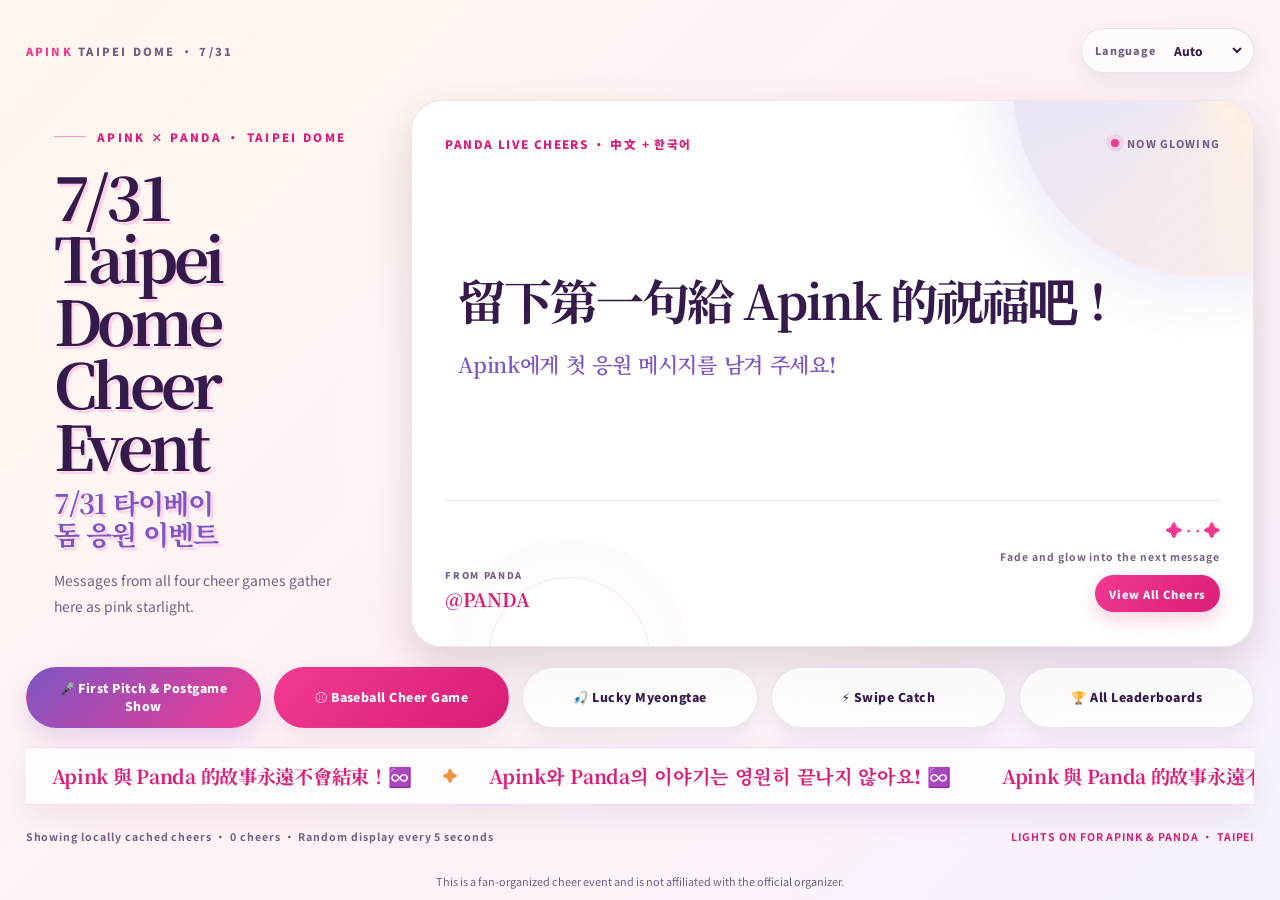
<file: index.html>
<!doctype html>
<html lang="zh-Hant">
  <head>
    <meta charset="utf-8" />
    <meta name="viewport" content="width=device-width, initial-scale=1" />
    <title>7/31 台北大巨蛋應援活動 | Apink × PANDA</title>
    <meta
      name="description"
      content="7/31 Apink 台北大巨蛋應援活動首頁，隨機展示四個應援遊戲收集的中韓雙語留言。"
    />
    <link rel="preconnect" href="https://fonts.googleapis.com" />
    <link rel="preconnect" href="https://fonts.gstatic.com" crossorigin />
    <link
      href="https://fonts.googleapis.com/css2?family=Noto+Sans+KR:wght@500;700;900&amp;family=Noto+Sans+TC:wght@500;700;900&amp;family=Noto+Serif+KR:wght@600;700&amp;family=Noto+Serif+TC:wght@600;700&amp;family=Outfit:wght@500;700;900&amp;display=swap"
      rel="stylesheet"
    />
    <link rel="stylesheet" href="./cheer-wall.css?v=20260802-1" />
  </head>
  <body class="cheer-home-page">
    <a class="skip-link" id="homeSkipLink" href="#currentCheer">跳至目前應援留言</a>

    <div class="cheer-page-shell">
      <header class="cheer-topbar" id="homeTopbar" aria-label="頁面導覽">
        <p class="cheer-mini-brand"><span>Apink</span> Taipei Dome · 7/31</p>
        <div class="cheer-language-control">
          <label id="homeLanguageLabel" for="homeLanguageSelect">語言</label>
          <select id="homeLanguageSelect" aria-labelledby="homeLanguageLabel">
            <option value="auto">自動</option>
            <option value="zh">繁體中文</option>
            <option value="en">English</option>
            <option value="ja">日本語</option>
            <option value="ko">한국어</option>
          </select>
        </div>
      </header>

      <main class="cheer-main">
        <section class="cheer-intro" aria-labelledby="cheerPageTitle">
          <p class="cheer-eyebrow" id="homeEyebrow">Apink × Panda · Taipei Dome</p>
          <h1 id="cheerPageTitle">
            7/31<br />台北大巨蛋<br />應援活動
            <span lang="ko">7/31 타이베이 돔 응원 이벤트</span>
          </h1>
          <p class="cheer-intro-copy" id="homeIntroCopy">
            四個應援遊戲收集的 Panda 心意，在這裡化成粉色星光。
          </p>
        </section>

        <div class="cheer-card-scene" id="cheerCardScene">
          <div class="cheer-card-inner" id="cheerCardInner">
            <article
              class="cheer-message-card cheer-card-face cheer-card-front"
              id="currentCheer"
              aria-live="polite"
            >
              <header class="cheer-message-meta">
                <p class="cheer-wall-label" id="homeWallLabel">PANDA 應援即時輪播 · PANDA 응원 라이브</p>
                <span class="cheer-live-mark" id="homeLiveMark">NOW GLOWING</span>
              </header>

              <div class="cheer-message-stage" id="cheerMessageStage">
                <blockquote>
                  <p class="cheer-quote-zh" id="cheerQuoteZh" lang="zh-Hant">應援留言正在聚集……</p>
                  <p class="cheer-quote-ko" id="cheerQuoteKo" lang="ko">응원 메시지를 모으고 있어요…</p>
                </blockquote>
              </div>

              <footer class="cheer-message-footer">
                <p class="cheer-author" id="cheerAuthor">@PANDA</p>
                <div class="cheer-card-front-actions">
                  <p class="cheer-change-note" id="homeChangeNote">
                    <span aria-hidden="true">✦ · · ✦</span>
                    忽明忽滅後，遇見下一句
                  </p>
                  <button class="cheer-card-toggle" id="showAllCheersButton" type="button">
                    查看全部留言
                  </button>
                </div>
              </footer>
            </article>

            <section
              class="cheer-message-card cheer-card-face cheer-card-back"
              id="allCheersPanel"
              aria-labelledby="allCheersTitle"
              aria-hidden="true"
              inert
            >
              <header class="cheer-all-header">
                <div>
                  <p class="cheer-all-eyebrow">ALL PANDA CHEERS</p>
                  <h2 id="allCheersTitle">所有應援留言</h2>
                </div>
                <button class="cheer-card-toggle" id="hideAllCheersButton" type="button">
                  回到單則輪播
                </button>
              </header>

              <ol
                class="cheer-all-list"
                id="allCheersList"
                aria-label="所有中韓應援留言"
                tabindex="-1"
              >
                <li class="cheer-all-empty" id="allCheersEmpty">留言載入中……</li>
              </ol>

              <footer class="cheer-all-footer">
                <p id="allCheersCount">0 則留言</p>
                <p aria-hidden="true">中文 · 한국어</p>
              </footer>
            </section>
          </div>
        </div>
      </main>

      <nav class="cheer-site-nav" id="homeSiteNav" aria-label="應援活動導覽">
        <a class="cheer-nav-link cheer-nav-link--event" id="homePerformanceLink" href="./performance.html">🎤 開球及賽後表演</a>
        <a class="cheer-nav-link cheer-nav-link--primary" id="homeBaseballLink" href="./baseball.html">⚾ 棒球應援遊戲</a>
        <a class="cheer-nav-link" id="homeFishLink" href="./fish.html">🎣 幸運明太魚</a>
        <a class="cheer-nav-link" id="homeSwipeLink" href="./fish-swipe.html">⚡ 快手捕獲戰</a>
        <a class="cheer-nav-link" id="homeLeaderboardLink" href="./leaderboard.html">🏆 四項排行榜</a>
      </nav>

      <section class="cheer-marquee" id="homeMarquee" aria-label="持續播放的中韓雙語應援跑馬燈">
        <div class="cheer-marquee-track" id="cheerMarqueeTrack">
          <p class="cheer-marquee-group">
            <span lang="zh-Hant">Apink 與 Panda 的故事永遠不會結束！♾️</span>
            <span lang="ko">Apink와 Panda의 이야기는 영원히 끝나지 않아요! ♾️</span>
          </p>
          <p class="cheer-marquee-group" aria-hidden="true">
            <span lang="zh-Hant">Apink 與 Panda 的故事永遠不會結束！♾️</span>
            <span lang="ko">Apink와 Panda의 이야기는 영원히 끝나지 않아요! ♾️</span>
          </p>
        </div>
      </section>

      <footer class="cheer-bottom-note">
        <p id="cheerStatus">所有應援同步中 · 每 5 秒隨機展示</p>
        <p aria-hidden="true">LIGHTS ON FOR APINK &amp; PANDA · TAIPEI</p>
      </footer>
    </div>

    <p class="cheer-disclaimer" id="homeDisclaimer">
      本活動為粉絲自發性應援，與官方主辦單位無關。
    </p>

    <script src="./support.js?v=20260802-1" defer></script>
  </body>
</html>
</file>
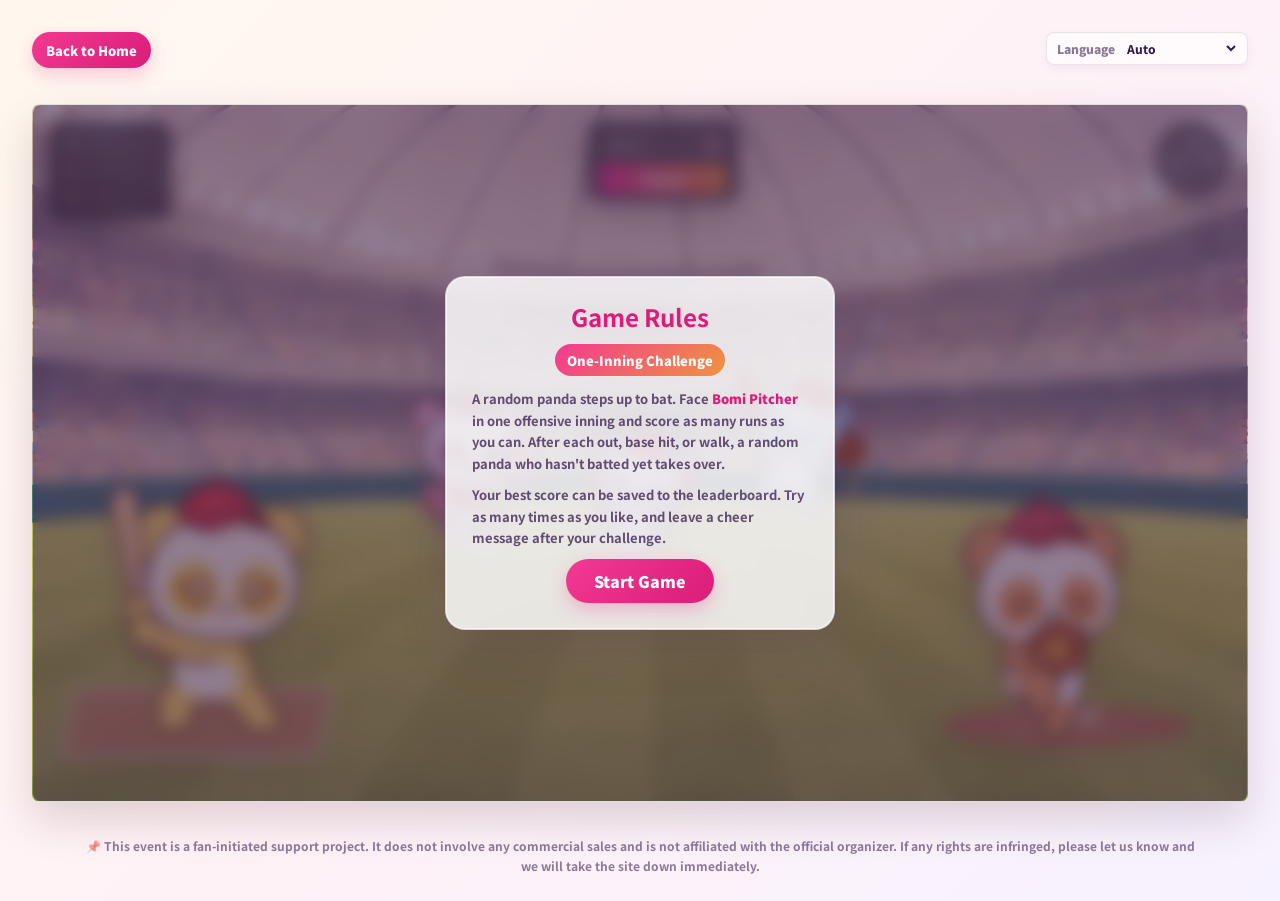
<file: baseball.html>
<!doctype html>
<html lang="zh-Hant">
  <head>
    <meta charset="utf-8" />
    <meta name="viewport" content="width=device-width, initial-scale=1" />
    <title>Apink 台北大巨蛋棒球應援遊戲</title>
    <meta name="description" content="韓流傳奇女團 Apink 登陸臺北大巨蛋！7月31日新光亞洲音樂祭首發演出，參與趣味棒球打擊應援小遊戲，為你的偶像送上最熱烈的加油應援與祝福！" />
    <link rel="preconnect" href="https://fonts.googleapis.com">
    <link rel="preconnect" href="https://fonts.gstatic.com" crossorigin>
    <link href="https://fonts.googleapis.com/css2?family=Noto+Sans+TC:wght@400;700;900&family=Outfit:wght@400;700;900&display=swap" rel="stylesheet">
    <link rel="stylesheet" href="./styles.css?v=20260727-4" />
  </head>
  <body class="baseball-page">
    <div class="app-container">
      <header class="game-page-toolbar" aria-label="棒球遊戲導覽">
        <a class="leaderboard-back-link" id="homePageLink" href="./index.html">回到首頁</a>
        <div class="language-control">
          <label class="language-label" id="languageLabel" for="languageSelect">語言</label>
          <select class="language-select" id="languageSelect" aria-labelledby="languageLabel">
            <option value="auto">自動</option>
            <option value="zh">繁體中文</option>
            <option value="en">English</option>
            <option value="ja">日本語</option>
            <option value="ko">한국어</option>
          </select>
        </div>
      </header>

      <main class="game" id="game" aria-label="Apink baseball game">


      <section class="field" id="field" aria-label="play field">
        <div class="hud-row" id="hudRow">
          <!-- BSOP Scoreboard -->
          <div class="bsop" id="bsopBoard" aria-label="Strikes and Balls board">
            <div class="bsop__row">
              <span class="bsop__label">B</span>
              <div class="bsop__dots">
                <span class="bsop__dot bsop__dot--ball"></span>
                <span class="bsop__dot bsop__dot--ball"></span>
                <span class="bsop__dot bsop__dot--ball"></span>
                <span class="bsop__dot bsop__dot--ball"></span>
              </div>
            </div>
            <div class="bsop__row">
              <span class="bsop__label">S</span>
              <div class="bsop__dots">
                <span class="bsop__dot bsop__dot--strike"></span>
                <span class="bsop__dot bsop__dot--strike"></span>
                <span class="bsop__dot bsop__dot--strike"></span>
              </div>
            </div>
            <div class="bsop__row">
              <span class="bsop__label">O</span>
              <div class="bsop__dots">
                <span class="bsop__dot bsop__dot--out"></span>
                <span class="bsop__dot bsop__dot--out"></span>
                <span class="bsop__dot bsop__dot--out"></span>
              </div>
            </div>
          </div>

          <!-- Scorebar between BSOP and base status -->
          <div class="scorebar" id="scorebar" aria-live="polite">
            <div class="metric">
              <span class="metric__label" id="scoreLabel">得分</span>
              <strong id="score">0</strong>
            </div>
            <div class="status" id="status">準備</div>
          </div>

          <!-- Base Running Diagram -->
          <div class="bases" id="basesBoard" aria-label="Base runners status">
            <div class="base-diamond base-diamond--2nd" id="base2"></div>
            <div class="base-diamond base-diamond--3rd" id="base3"></div>
            <div class="base-diamond base-diamond--1st" id="base1"></div>
          </div>
        </div>

        <div class="dome-line dome-line--back"></div>
        <div class="dome-line dome-line--front"></div>
        <div class="base-line"></div>

        <div class="sprite sprite--cheerleader cheerleader-pos--left" data-component="cheerleader-najoo">
          <img id="cheerFrameNajoo" src="./assets/najoo_support_frames/najoo_support_01.webp" alt="Namjoo cheerleader" draggable="false" />
        </div>

        <div class="sprite sprite--cheerleader cheerleader-pos--middle" data-component="cheerleader">
          <img id="cheerFrame" src="./assets/enji_support_happy_frames/enji_support_happy_01.webp" alt="Eunji cheerleader" draggable="false" />
        </div>

        <div class="sprite sprite--cheerleader cheerleader-pos--right" data-component="cheerleader-hayoung">
          <img id="cheerFrameHayoung" src="./assets/hayoung_support_frames/hayoung_support_01.webp" alt="Hayoung cheerleader" draggable="false" />
        </div>

        <div class="sprite sprite--pitcher" data-component="pitcher">
          <div class="pitcher-mound" aria-hidden="true">
            <div class="pitcher-plate"></div>
          </div>
          <img id="pitcherFrame" src="./assets/bomi_throw_frames/bomi_throw_01.webp" alt="Bomi pitcher" draggable="false" />
        </div>

        <div class="sprite sprite--batter" data-component="batter">
          <div class="batter-box-area" aria-hidden="true">
            <div class="batter-box"></div>
            <div class="home-plate"></div>
          </div>
          <img id="batterFrame" src="./assets/chorong_swing_frames/chorong_swing_01.webp" alt="Chorong batter" draggable="false" />
        </div>

        <div class="strike-zone" id="strikeZone" aria-hidden="true"></div>
        <div class="ball" id="ball" data-component="ball" aria-hidden="true"></div>
        <div class="result-pop" id="resultPop" aria-hidden="true"></div>

        <!-- Start Overlay -->
        <div class="start-overlay is-visible" id="startOverlay" aria-live="polite">
          <div class="start-panel">
            <h2 id="startTitle">遊戲規格</h2>
            <div class="start-countdown" id="startCountdown">一局進攻挑戰</div>
            <p class="start-rule" id="startRule1">
              你是 <strong>Eunji 打者</strong>，要在一局進攻局數裡挑戰 <strong>Bomi 投手</strong>，盡可能拿下最高分。
            </p>
            <p class="start-rule" id="startRule2">
              最高分即可記錄在排行榜裡，不限挑戰次數；挑戰完也可以寫應援的話留給大家。
            </p>
            <button class="start-button" id="startButton" type="button">開始遊戲</button>
          </div>
        </div>

        <!-- Game Over Overlay -->
        <div class="game-over-overlay" id="gameOverOverlay" aria-hidden="true">
          <div class="game-over-box">
            <h2 id="gameOverTitle">遊戲結束</h2>
            <p><span id="finalScoreLabel">總得分:</span> <strong id="finalScore">0</strong></p>
            <button class="restart-button" id="restartButton" type="button">重新開始</button>

            <!-- Handle Input Group -->
            <div class="game-over-input-group">
              <input type="text" class="game-over-input" id="leaderboardHandle" placeholder="輸入 IG 或 Threads 帳號" maxlength="28" />
              <button class="submit-score-btn" id="submitScoreButton" type="button">結算成績</button>
            </div>
          </div>
        </div>

        <!-- Leaderboard Overlay -->
        <div class="leaderboard-overlay" id="leaderboardOverlay" aria-hidden="true">
          <div class="leaderboard-box">
            <h2 id="leaderboardTitle">台北大巨蛋 排行榜</h2>

            <div class="leaderboard-my-rank" id="leaderboardMyRank">
              <!-- User's rank generated by JS -->
            </div>

            <!-- Cheer message panel -->
            <div class="cheer-panel" id="cheerPanel">
              <div class="cheer-templates" id="cheerTemplates">
                <button type="button" class="cheer-template-chip">Apink 💖 台北大巨蛋衝呀！</button>
                <button type="button" class="cheer-template-chip">永遠支持 Apink！🐼🌸</button>
                <button type="button" class="cheer-template-chip">普美投球超帥，恩地全壘打！</button>
                <button type="button" class="cheer-template-chip">大巨蛋滿座！Apink 萬歲！</button>
              </div>
              <textarea id="cheerInput" placeholder="留下應援的話...（限200字，支援空白）" maxlength="200"></textarea>
              <button class="cheer-submit-btn" id="cheerSubmitBtn">送出應援</button>
              <p class="cheer-sent-message" id="cheerSentMessage" aria-hidden="true">💖 已收到你的應援，謝謝你！</p>
            </div>

            <button class="restart-button" id="leaderboardCloseButton">繼續挑戰</button>
          </div>
        </div>

        <div class="notice-toast" id="noticeToast" role="status" aria-live="polite" aria-hidden="true">
          <span id="noticeToastText"></span>
        </div>
      </section>

    </main>

    </div>

    <footer class="site-disclaimer" id="siteDisclaimer">
      📌 本活動為粉絲自發性應援，不進行任何商業販售，並與官方主辦單位無關，若有侵犯權益請告知會立即下架關閉。
    </footer>

  <script src="./app.js?v=20260727-2" defer></script>
  </body>
</html>
</file>
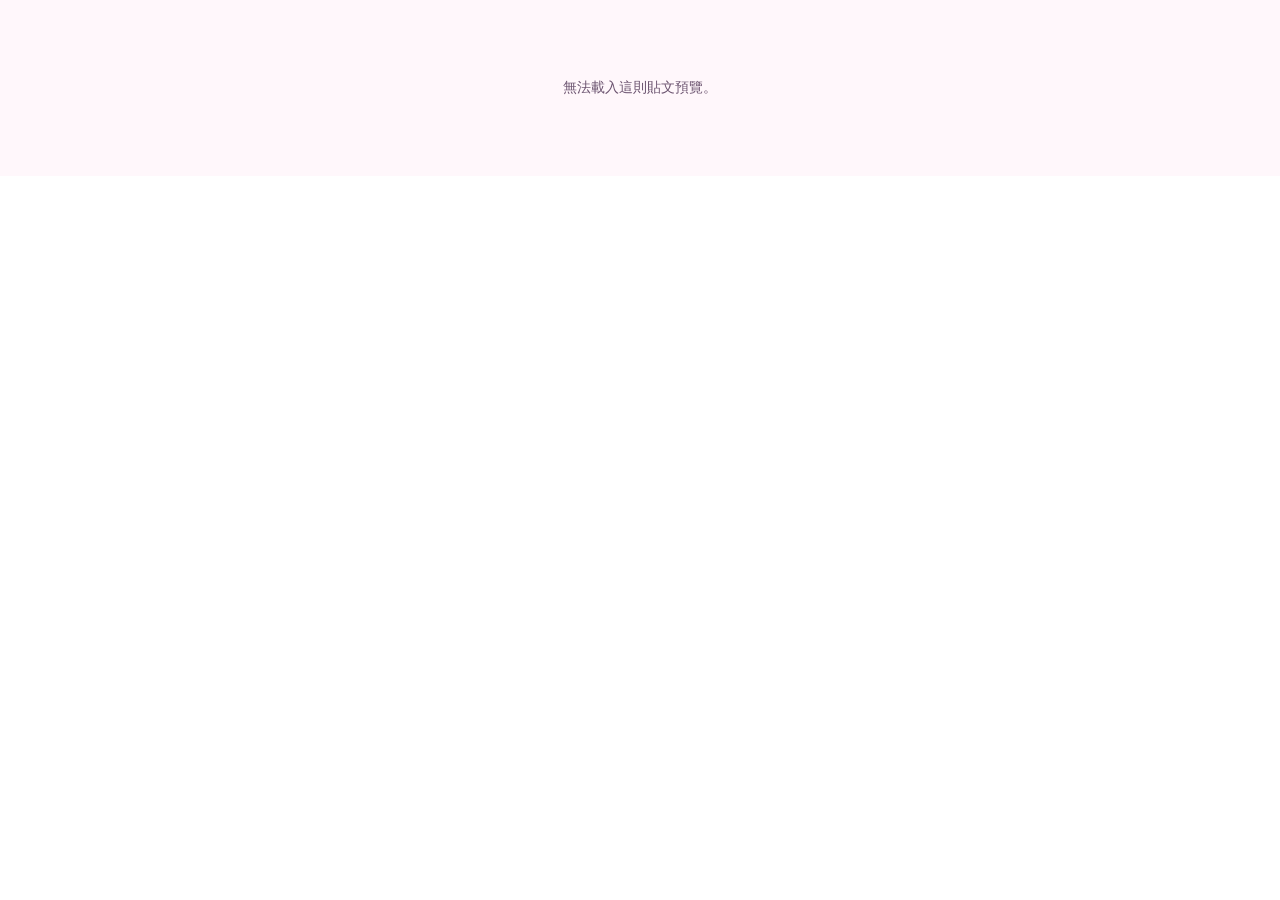
<file: embed_proxy.html>
<!doctype html>
<html lang="zh-Hant">
  <head>
    <meta charset="utf-8" />
    <meta name="viewport" content="width=device-width, initial-scale=1" />
    <title>社群貼文預覽</title>
    <style>
      * {
        box-sizing: border-box;
      }

      html,
      body {
        min-width: 0;
        margin: 0;
        overflow: hidden;
        background: transparent;
        font-family: -apple-system, BlinkMacSystemFont, "Segoe UI", sans-serif;
      }

      #embedRoot,
      #embedRoot iframe,
      #embedRoot blockquote {
        max-width: 100% !important;
      }

      #embedRoot blockquote {
        margin: 0 auto !important;
        background: #fff !important;
        border: 1px solid rgb(243 57 145 / 12%) !important;
        box-shadow: 0 10px 28px rgb(126 86 196 / 10%) !important;
      }

      #embedRoot iframe {
        border-radius: 16px !important;
        box-shadow: none !important;
      }

      .embed-error {
        display: grid;
        min-height: 11rem;
        padding: 1.5rem;
        place-items: center;
        color: #6b536f;
        background: #fff7fb;
        font-size: 0.85rem;
        line-height: 1.65;
        text-align: center;
      }
    </style>
  </head>
  <body>
    <div id="embedRoot"></div>
    <script>
      (() => {
        const params = new URLSearchParams(window.location.search);
        const type = params.get("type");
        const rawPostUrl = params.get("url");
        const root = document.querySelector("#embedRoot");
        const allowedHosts = {
          instagram: new Set(["instagram.com", "www.instagram.com"]),
          threads: new Set(["threads.net", "www.threads.net", "threads.com", "www.threads.com"]),
        };
        let postUrl = "";
        let lastHeight = 0;
        let lastReady = false;

        try {
          const parsed = new URL(rawPostUrl || "");
          if (!allowedHosts[type]?.has(parsed.hostname.toLowerCase())) throw new Error("Unsupported source");
          if (parsed.protocol !== "https:") throw new Error("Unsupported protocol");
          parsed.search = "";
          parsed.hash = "";
          if (type === "threads") parsed.pathname = parsed.pathname.replace(/\/media\/?$/i, "");
          postUrl = parsed.toString();
        } catch (error) {
          root.className = "embed-error";
          root.textContent = "無法載入這則貼文預覽。";
        }

        function reportHeight(forceReady = false) {
          const nestedBottom = [...root.querySelectorAll("iframe")].reduce((maximum, frame) => {
            const rect = frame.getBoundingClientRect();
            return Math.max(maximum, Math.ceil(rect.bottom + window.scrollY));
          }, 0);
          const height = Math.max(
            1,
            document.documentElement.scrollHeight,
            document.body.scrollHeight,
            root.scrollHeight,
            root.offsetHeight,
            nestedBottom,
          );
          const embeddedFrame = root.querySelector("iframe");
          const hasFinalMediaSize = type !== "instagram" || height >= 420;
          const ready = forceReady || Boolean(embeddedFrame && hasFinalMediaSize) || root.classList.contains("embed-error");
          if (height === lastHeight && ready === lastReady) return;
          lastHeight = height;
          lastReady = ready;
          window.parent.postMessage(
            {
              type: "performance-embed-resize",
              height,
              ready,
              url: postUrl,
            },
            window.location.origin,
          );
        }

        function showEmbedError() {
          if (root.querySelector("iframe")) {
            reportHeight(true);
            return;
          }
          if (root.classList.contains("embed-error")) return;
          root.replaceChildren();
          root.className = "embed-error";
          root.textContent = "預覽暫時無法載入，請使用下方按鈕開啟原始貼文。";
          reportHeight(true);
        }

        if (postUrl && type === "threads") {
          const blockquote = document.createElement("blockquote");
          blockquote.className = "text-post-media";
          blockquote.setAttribute("data-text-post-permalink", postUrl);
          blockquote.setAttribute("data-text-post-version", "0");
          blockquote.style.cssText = "background:#fff;border:1px solid #f339911f;border-radius:16px;box-shadow:0 10px 28px #7e56c419;max-width:540px;min-width:270px;padding:0;width:99.375%;";
          root.append(blockquote);

          const script = document.createElement("script");
          script.src = "https://www.threads.net/embed.js";
          script.async = true;
          document.body.append(script);
        } else if (postUrl && type === "instagram") {
          const blockquote = document.createElement("blockquote");
          blockquote.className = "instagram-media";
          blockquote.setAttribute("data-instgrm-permalink", postUrl);
          blockquote.setAttribute("data-instgrm-version", "14");
          blockquote.setAttribute("data-instgrm-captioned", "");
          blockquote.style.cssText = "background:#fff;border:1px solid #f339911f;border-radius:16px;box-shadow:0 10px 28px #7e56c419;max-width:540px;min-width:270px;padding:0;width:99.375%;";
          root.append(blockquote);

          const script = document.createElement("script");
          script.src = "https://www.instagram.com/embed.js";
          script.async = true;
          document.body.append(script);
        }

        if (window.ResizeObserver) {
          const resizeObserver = new ResizeObserver(() => reportHeight());
          resizeObserver.observe(document.body);
          resizeObserver.observe(root);
        }
        new MutationObserver(() => reportHeight()).observe(root, { childList: true, subtree: true, attributes: true });
        window.addEventListener("load", () => reportHeight());
        const poll = window.setInterval(reportHeight, 300);
        window.setTimeout(() => window.clearInterval(poll), 30000);
        window.setTimeout(showEmbedError, 15000);
        reportHeight();
      })();
    </script>
  </body>
</html>
</file>
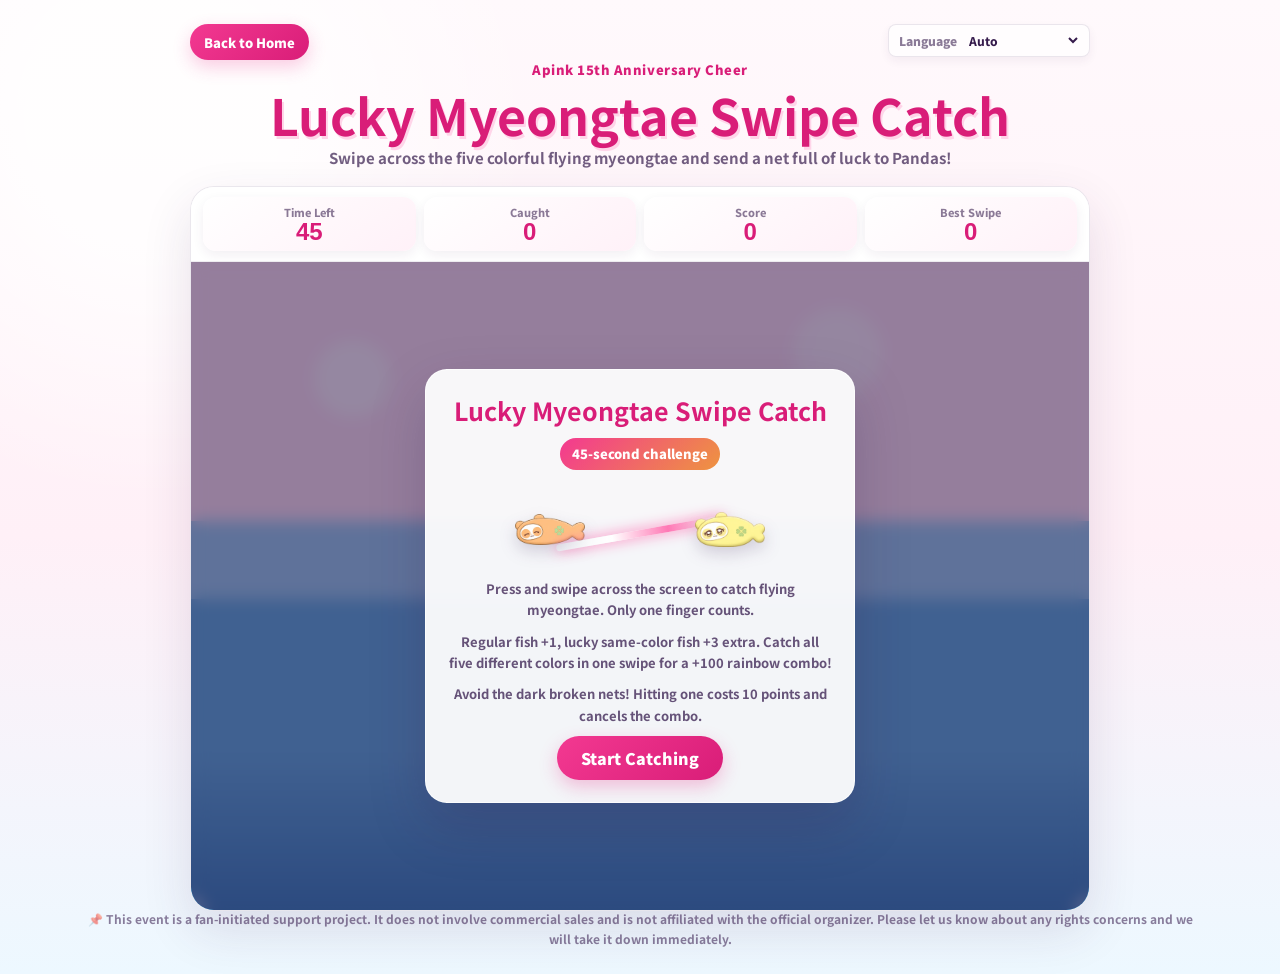
<file: fish-swipe.html>
<!doctype html>
<html lang="zh-Hant">
  <head>
    <meta charset="utf-8" />
    <meta name="viewport" content="width=device-width, initial-scale=1" />
    <title>明太魚快手捕獲戰</title>
    <meta name="description" content="揮動手刀捕獲五色幸運明太魚，小心不要劃到扣分物品！" />
    <link rel="preconnect" href="https://fonts.googleapis.com">
    <link rel="preconnect" href="https://fonts.gstatic.com" crossorigin>
    <link href="https://fonts.googleapis.com/css2?family=Noto+Sans+TC:wght@400;700;900&family=Outfit:wght@400;700;900&display=swap" rel="stylesheet">
    <link rel="stylesheet" href="./styles.css?v=20260727-4" />
    <link rel="stylesheet" href="./fish-swipe.css?v=20260727-3" />
  </head>
  <body class="swipe-fish-page">
    <main class="swipe-shell" aria-labelledby="swipeTitle">
      <header class="swipe-header">
        <div class="game-page-toolbar">
          <a class="leaderboard-back-link" id="swipeBackToHome" href="./index.html">回到首頁</a>
          <div class="language-control">
            <label class="language-label" id="swipeLanguageLabel" for="swipeLanguageSelect">語言</label>
            <select class="language-select" id="swipeLanguageSelect" aria-labelledby="swipeLanguageLabel">
              <option value="auto">自動</option>
              <option value="zh">繁體中文</option>
              <option value="en">English</option>
              <option value="ja">日本語</option>
              <option value="ko">한국어</option>
            </select>
          </div>
        </div>
        <div class="leaderboard-page-kicker" id="swipeKicker">Apink 15 週年應援</div>
        <h1 id="swipeTitle">明太魚快手捕獲戰</h1>
        <p id="swipeIntro">用手刀劃過飛起來的五色明太魚，把滿滿幸運送給 Panda！</p>
      </header>

      <section class="swipe-game-wrap">
        <div class="swipe-hud" aria-live="polite">
          <div class="swipe-hud-item">
            <span id="swipeTimerLabel">剩餘時間</span>
            <strong id="swipeTimer">45</strong>
          </div>
          <div class="swipe-hud-item">
            <span id="swipeCaughtLabel">捕獲</span>
            <strong id="swipeCaught">0</strong>
          </div>
          <div class="swipe-hud-item">
            <span id="swipeScoreLabel">分數</span>
            <strong id="swipeScore">0</strong>
          </div>
          <div class="swipe-hud-item swipe-hud-combo">
            <span id="swipeComboLabel">最佳一刀</span>
            <strong id="swipeCombo">0</strong>
          </div>
        </div>

        <div class="swipe-arena is-ready" id="swipeArena">
          <canvas id="swipeCanvas" aria-label="滑動捕獲明太魚的遊戲區"></canvas>

          <div class="swipe-angler" id="swipeAngler" aria-hidden="true" hidden>
            <img id="swipeAnglerImage" src="./assets/fish/rong_boat.webp" alt="" />
            <span id="swipeAnglerBadge">本局幸運色：Chorong</span>
          </div>

          <div class="swipe-countdown" id="swipeCountdown" aria-live="assertive" aria-hidden="true"></div>
          <div class="swipe-pop" id="swipePop" aria-live="polite" aria-hidden="true"></div>

          <div class="swipe-start-overlay is-visible" id="swipeStartOverlay" aria-hidden="false">
            <div class="swipe-panel swipe-start-panel">
              <h2 id="swipeStartTitle">明太魚快手捕獲戰</h2>
              <div class="start-countdown" id="swipeStartBadge">45 秒快手挑戰</div>
              <div class="swipe-demo" aria-hidden="true">
                <img src="./assets/fish/bomi_fish.webp" alt="" />
                <span></span>
                <img src="./assets/fish/hayoung_fish.webp" alt="" />
              </div>
              <p id="swipeRule1">按住並滑動畫面，用手刀軌跡捕獲飛起來的明太魚。只接受單指操作。</p>
              <p id="swipeRule2">一般魚 +1、幸運同色魚額外 +3；同一刀捕獲五種不同顏色的魚，五色連擊直接 +100！</p>
              <p id="swipeRule3">小心深色的破網！劃到會扣 10 分並中斷連擊。</p>
              <button class="start-button" id="swipeStartButton" type="button" disabled>載入中...</button>
            </div>
          </div>

          <div class="swipe-end-overlay" id="swipeEndOverlay" aria-hidden="true">
            <div class="swipe-panel swipe-end-panel">
              <h2 id="swipeEndTitle">時間到！</h2>
              <p class="swipe-end-score" id="swipeEndScore">總分 0 分</p>
              <div class="swipe-end-stats">
                <div><span id="swipeEndCaughtLabel">捕獲數</span><strong id="swipeEndCaught">0</strong></div>
                <div><span id="swipeEndComboLabel">最佳一刀</span><strong id="swipeEndCombo">0</strong></div>
              </div>
              <div class="game-over-input-group">
                <input type="text" class="game-over-input" id="swipeHandleInput" placeholder="輸入 IG 或 Threads 帳號" maxlength="28" />
                <button class="submit-score-btn" id="swipeSubmitScoreButton" type="button">結算成績</button>
              </div>
              <button class="restart-button" id="swipePlayAgainButton" type="button">再玩一次</button>
            </div>
          </div>

          <div class="leaderboard-overlay" id="swipeLeaderboardOverlay" aria-hidden="true">
            <div class="leaderboard-box">
              <h2 id="swipeLeaderboardTitle">快手明太魚 排行榜</h2>
              <div class="leaderboard-my-rank" id="swipeLeaderboardMyRank" aria-live="polite"></div>
              <div class="cheer-panel" id="swipeCheerPanel">
                <div class="cheer-templates" id="swipeCheerTemplates" aria-label="快速祝福語"></div>
                <div class="swipe-cheer-group">
                  <input type="text" class="game-over-input" id="swipeCheerInput" placeholder="留下 15 週年祝福..." maxlength="200" />
                  <button class="submit-score-btn" id="swipeCheerSubmitButton" type="button">送出祝福</button>
                </div>
              </div>
            </div>
          </div>
        </div>
      </section>

      <div class="notice-toast" id="swipeNoticeToast" role="status" aria-live="polite" aria-hidden="true">
        <span id="swipeNoticeToastText"></span>
      </div>
    </main>

    <footer class="site-disclaimer" id="swipeDisclaimer">
      📌 本活動為粉絲自發性應援，不進行任何商業販售，並與官方主辦單位無關，若有侵犯權益請告知會立即下架關閉。
    </footer>

    <script src="./fish-swipe.js?v=20260727-4" defer></script>
  </body>
</html>
</file>
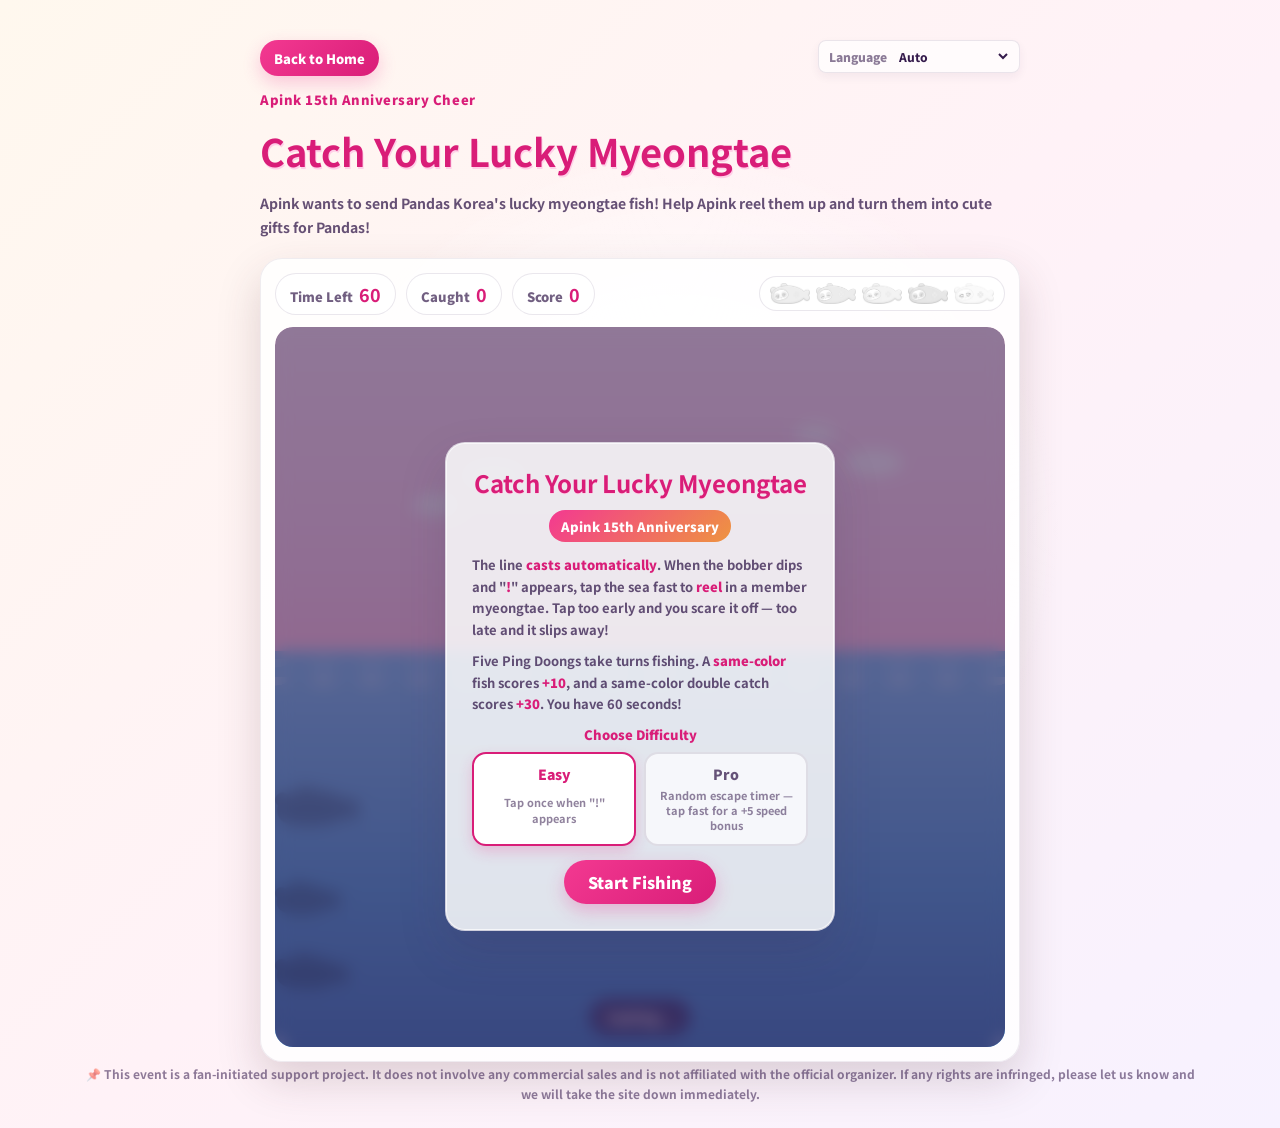
<file: fish.html>
<!doctype html>
<html lang="zh-Hant">
  <head>
    <meta charset="utf-8" />
    <meta name="viewport" content="width=device-width, initial-scale=1" />
    <title>釣出你的幸運明太魚</title>
    <meta name="description" content="Apink 15 週年應援！幫 Apink 釣起幸福幸運明太魚，做成可愛的明太魚送給 Panda！" />
    <link rel="preconnect" href="https://fonts.googleapis.com">
    <link rel="preconnect" href="https://fonts.gstatic.com" crossorigin>
    <link href="https://fonts.googleapis.com/css2?family=Noto+Sans+TC:wght@400;700;900&family=Outfit:wght@400;700;900&display=swap" rel="stylesheet">
    <link rel="stylesheet" href="./styles.css?v=20260727-6" />
  </head>
  <body class="fish-page">
    <main class="fish-shell" aria-labelledby="fishTitle">
      <header class="fish-header">
        <div class="game-page-toolbar">
          <a class="leaderboard-back-link" id="fishBackToGameLink" href="./index.html">回到首頁</a>
          <div class="language-control">
            <label class="language-label" id="fishLanguageLabel" for="fishLanguageSelect">語言</label>
            <select class="language-select" id="fishLanguageSelect" aria-labelledby="fishLanguageLabel">
              <option value="auto">自動</option>
              <option value="zh">繁體中文</option>
              <option value="en">English</option>
              <option value="ja">日本語</option>
              <option value="ko">한국어</option>
            </select>
          </div>
        </div>
        <div class="leaderboard-page-kicker" id="fishKicker">Apink 15 週年應援</div>
        <h1 id="fishTitle">釣出你的幸運明太魚</h1>
        <p id="fishIntro">Ping Doongs 想送給 Panda 幸運的明太魚！幫忙把明太魚釣起來，發送給親愛的 Panda們 吧！</p>
      </header>

      <section class="fish-game-wrap">
        <div class="fish-hud">
          <div class="fish-hud-item fish-hud-timer">
            <span id="fishTimerLabel">剩餘時間</span>
            <strong id="fishTimer">60</strong>
          </div>
          <div class="fish-hud-item fish-hud-count">
            <span id="fishCountLabel">釣獲</span>
            <strong id="fishCount">0</strong>
          </div>
          <div class="fish-hud-item fish-hud-score">
            <span id="fishScoreLabel">分數</span>
            <strong id="fishScore">0</strong>
          </div>
          <div class="fish-dex" id="fishDex" aria-label="成員圖鑑">
            <img class="fish-dex-slot" data-member="rong" src="./assets/fish/rong_fish.webp" alt="Chorong" />
            <img class="fish-dex-slot" data-member="bomi" src="./assets/fish/bomi_fish.webp" alt="Bomi" />
            <img class="fish-dex-slot" data-member="enji" src="./assets/fish/enji_fish.webp" alt="Eunji" />
            <img class="fish-dex-slot" data-member="najoo" src="./assets/fish/najoo_fish.webp" alt="Namjoo" />
            <img class="fish-dex-slot" data-member="hayoung" src="./assets/fish/hayoung_fish.webp" alt="Hayoung" />
          </div>
        </div>

        <div class="fish-sea is-ready" id="fishSea" aria-label="釣魚海面">
          <div class="fish-clouds" aria-hidden="true"></div>
          <div class="fish-water" aria-hidden="true">
            <div class="fish-wave fish-wave--back"></div>
            <div class="fish-wave fish-wave--front"></div>
            <img class="fish-silhouette fish-silhouette--1" src="./assets/fish/rong_fish.webp" alt="" aria-hidden="true" />
            <img class="fish-silhouette fish-silhouette--2" src="./assets/fish/enji_fish.webp" alt="" aria-hidden="true" />
            <img class="fish-silhouette fish-silhouette--3" src="./assets/fish/hayoung_fish.webp" alt="" aria-hidden="true" />
          </div>
          <img class="fish-angler" id="fishAngler" src="./assets/fish/rong_boat.webp" alt="Chorong Ping Doongs 正在船上釣魚" aria-hidden="true" />
          <div class="fish-angler-badge" id="fishAnglerBadge" aria-live="polite" aria-hidden="true">本局釣手：Chorong Ping Doongs · 同色魚 +10</div>
          <div class="fish-line" id="fishLine" aria-hidden="true"></div>
          <div class="fish-bobber" id="fishBobber" aria-hidden="true"></div>
          <div class="fish-exclaim" id="fishExclaim" aria-hidden="true">!</div>
          <img class="fish-catch-fly" id="fishCatchFly" src="./assets/fish/rong_fish.webp" alt="" aria-hidden="true" />
          <img class="fish-jump" id="fishJump" src="./assets/fish/rong_fish.webp" alt="躍出水面的明太魚" />
          <div class="fish-pop" id="fishPop" aria-hidden="true"></div>
          <div class="fish-status" id="fishStatus">拋竿中...</div>

          <!-- 高級版拉扯戰進度 -->
          <div class="fish-struggle" id="fishStruggle" aria-hidden="true">
            <div class="fish-struggle-label" id="fishStruggleLabel">魚在掙扎！快速連點拉上來！</div>
            <div class="fish-struggle-bar">
              <div class="fish-struggle-fill" id="fishStruggleFill"></div>
            </div>
            <div class="fish-struggle-timer">
              <div class="fish-struggle-timer-fill" id="fishStruggleTimerFill"></div>
            </div>
          </div>

          <!-- 釣獲卡 -->
          <div class="fish-catch-card" id="fishCatchCard" aria-live="polite">
            <div class="fish-catch-card-imgs">
              <img id="fishCatchCardImg" src="./assets/fish/rong_fish.webp" alt="" />
              <img id="fishCatchCardImg2" src="./assets/fish/rong_fish.webp" alt="" hidden />
            </div>
            <div class="fish-catch-card-name" id="fishCatchCardName"></div>
            <div class="fish-catch-card-plus" id="fishCatchCardPlus">+1</div>
          </div>

          <!-- 開始畫面 -->
          <div class="start-overlay is-visible" id="fishStartOverlay" aria-live="polite">
            <div class="start-panel">
              <h2 id="fishStartTitle">釣出你的幸運明太魚</h2>
              <div class="start-countdown" id="fishStartBadge">Apink 15 週年應援</div>
              <p class="start-rule" id="fishStartRule1">
                釣竿會<strong>自動拋出</strong>，等浮標下沉出現「<strong>！</strong>」時趕快點擊海面<strong>拉竿</strong>，就能釣起一隻成員明太魚；太早點魚會被嚇跑、太晚魚會溜走喔！
              </p>
              <p class="start-rule" id="fishStartRule2">
                五隻 Ping Doongs 輪流當釣手；釣到<strong>同色</strong>明太魚加 <strong>10 分</strong>，同色雙魚加 <strong>30 分</strong>。限時 60 秒！
              </p>
              <div class="fish-mode-select" role="radiogroup" aria-labelledby="fishModeLabel">
                <div class="fish-mode-label" id="fishModeLabel">選擇難度</div>
                <div class="fish-mode-options">
                  <button class="fish-mode-option is-selected" type="button" role="radio" aria-checked="true" data-mode="easy">
                    <span class="fish-mode-name" id="fishModeEasyName">初級版</span>
                    <span class="fish-mode-desc" id="fishModeEasyDesc">「！」出現時單擊拉竿</span>
                  </button>
                  <button class="fish-mode-option" type="button" role="radio" aria-checked="false" data-mode="pro">
                    <span class="fish-mode-name" id="fishModeProName">高級版</span>
                    <span class="fish-mode-desc" id="fishModeProDesc">快速連點拉魚，神速再加 5 分</span>
                  </button>
                </div>
              </div>
              <button class="start-button" id="fishStartButton" type="button">開始釣魚</button>
            </div>
          </div>

          <!-- 結束畫面 -->
          <div class="fish-end-overlay" id="fishEndOverlay" aria-hidden="true">
            <div class="fish-end-panel">
              <h2 id="fishEndTitle">時間到！</h2>
              <p class="fish-end-count" id="fishEndCount"></p>
              <p class="fish-end-score" id="fishEndScore" hidden></p>
              <div class="fish-end-dex" id="fishEndDex"></div>
              <div class="fish-lucky" id="fishLucky" hidden>
                <div class="fish-lucky-title" id="fishLuckyTitle">你的幸運明太魚</div>
                <img class="fish-lucky-img" id="fishLuckyImg" src="./assets/fish/rong_fish.webp" alt="" />
                <div class="fish-lucky-name" id="fishLuckyName"></div>
                <p class="fish-lucky-blessing" id="fishLuckyBlessing"></p>
              </div>
              <p class="fish-end-bonus" id="fishEndBonus" hidden></p>

              <div class="game-over-input-group">
                <input type="text" class="game-over-input" id="fishHandleInput" placeholder="輸入 IG 或 Threads 帳號" maxlength="28" />
                <button class="submit-score-btn" id="fishSubmitScoreButton" type="button">結算成績</button>
              </div>
              <div class="fish-end-actions">
                <button class="restart-button" id="fishPlayAgainButton" type="button">再玩一次</button>
              </div>
            </div>
          </div>

          <!-- 排行榜與祝福畫面（結算成績後顯示） -->
          <div class="leaderboard-overlay" id="fishLeaderboardOverlay" aria-hidden="true">
            <div class="leaderboard-box">
              <h2 id="fishLeaderboardTitle">幸運明太魚 排行榜</h2>
              <div class="leaderboard-my-rank" id="fishLeaderboardMyRank" aria-live="polite"></div>
              <div class="cheer-panel" id="fishCheerPanel">
                <div class="cheer-templates" id="fishCheerTemplates" aria-label="快速祝福語"></div>
                <div class="fish-cheer-group">
                  <input type="text" class="game-over-input" id="fishCheerInput" placeholder="留下 15 週年祝福..." maxlength="200" />
                  <button class="submit-score-btn" id="fishCheerSubmitButton" type="button">送出祝福</button>
                </div>
              </div>
            </div>
          </div>
        </div>
      </section>

      <div class="notice-toast" id="fishNoticeToast" aria-hidden="true">
        <span id="fishNoticeToastText"></span>
      </div>
    </main>

    <footer class="site-disclaimer" id="fishDisclaimer">
      📌 本活動為粉絲自發性應援，不進行任何商業販售，並與官方主辦單位無關，若有侵犯權益請告知會立即下架關閉。
    </footer>

    <script src="./fish.js?v=20260727-19" defer></script>
  </body>
</html>
</file>
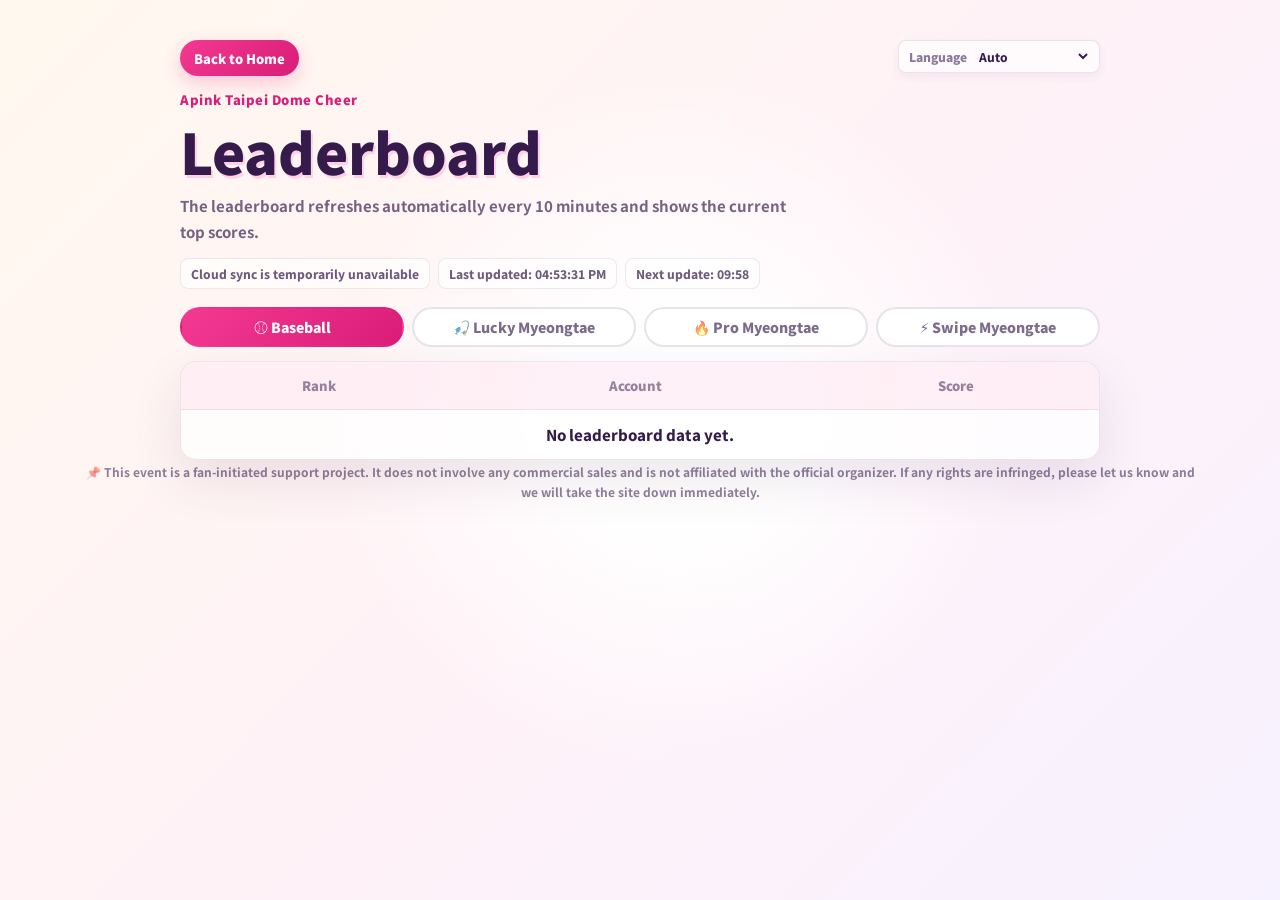
<file: leaderboard.html>
<!doctype html>
<html lang="zh-Hant">
  <head>
    <meta charset="utf-8" />
    <meta name="viewport" content="width=device-width, initial-scale=1" />
    <title>Apink 台北大巨蛋排行榜</title>
    <meta name="description" content="Apink 台北大巨蛋應援打擊小遊戲排行榜，每 10 分鐘自動更新。" />
    <link rel="preconnect" href="https://fonts.googleapis.com">
    <link rel="preconnect" href="https://fonts.gstatic.com" crossorigin>
    <link href="https://fonts.googleapis.com/css2?family=Noto+Sans+TC:wght@400;700;900&family=Outfit:wght@400;700;900&display=swap" rel="stylesheet">
    <link rel="stylesheet" href="./styles.css?v=20260727-5" />
  </head>
  <body class="leaderboard-page">
    <main class="leaderboard-page-shell" aria-labelledby="leaderboardPageTitle">
      <header class="leaderboard-page-header">
        <div class="game-page-toolbar">
          <a class="leaderboard-back-link" id="backToGameLink" href="./index.html">回到首頁</a>
          <div class="language-control">
            <label class="language-label" id="leaderboardLanguageLabel" for="leaderboardLanguageSelect">語言</label>
            <select class="language-select" id="leaderboardLanguageSelect" aria-labelledby="leaderboardLanguageLabel">
              <option value="auto">自動</option>
              <option value="zh">繁體中文</option>
              <option value="en">English</option>
              <option value="ja">日本語</option>
              <option value="ko">한국어</option>
            </select>
          </div>
        </div>
        <div class="leaderboard-page-kicker" id="leaderboardPageKicker">Apink 台北大巨蛋應援</div>
        <h1 id="leaderboardPageTitle">排行榜</h1>
        <p id="leaderboardPageIntro">排行榜每 10 分鐘自動更新一次，顯示目前最高分挑戰紀錄。</p>
        <div class="leaderboard-page-meta">
          <span id="leaderboardSourceStatus">載入中...</span>
          <span id="leaderboardUpdatedAt">最後更新：--</span>
          <span id="leaderboardNextRefresh">下次更新：10:00</span>
        </div>
      </header>

      <div class="leaderboard-tabs" role="tablist" aria-label="遊戲切換">
        <button class="leaderboard-tab is-active" id="leaderboardTabBaseball" type="button" role="tab" aria-selected="true" data-game="baseball">⚾ 棒球打擊</button>
        <button class="leaderboard-tab" id="leaderboardTabFish" type="button" role="tab" aria-selected="false" data-game="fish">🎣 幸運明太魚</button>
        <button class="leaderboard-tab" id="leaderboardTabFishPro" type="button" role="tab" aria-selected="false" data-game="fish_pro">🔥 高級明太魚</button>
        <button class="leaderboard-tab" id="leaderboardTabFishSwipe" type="button" role="tab" aria-selected="false" data-game="fish_swipe">⚡ 快手明太魚</button>
      </div>

      <section class="leaderboard-page-table-wrap" aria-live="polite">
        <table class="leaderboard-page-table">
          <thead>
            <tr>
              <th id="leaderboardPageRankHeader">排名</th>
              <th id="leaderboardPageAccountHeader">帳號</th>
              <th id="leaderboardPageScoreHeader">得分</th>
            </tr>
          </thead>
          <tbody id="leaderboardPageBody">
            <tr>
              <td colspan="3" id="leaderboardPageLoading">載入中...</td>
            </tr>
          </tbody>
        </table>
      </section>

      <section class="leaderboard-page-my-rank" id="leaderboardPageMyRank" aria-live="polite" hidden>
        <!-- User's rank generated by JS -->
      </section>
    </main>

    <footer class="site-disclaimer" id="leaderboardDisclaimer">
      📌 本活動為粉絲自發性應援，不進行任何商業販售，並與官方主辦單位無關，若有侵犯權益請告知會立即下架關閉。
    </footer>

    <script src="./leaderboard.js?v=20260727-3" defer></script>
  </body>
</html>
</file>
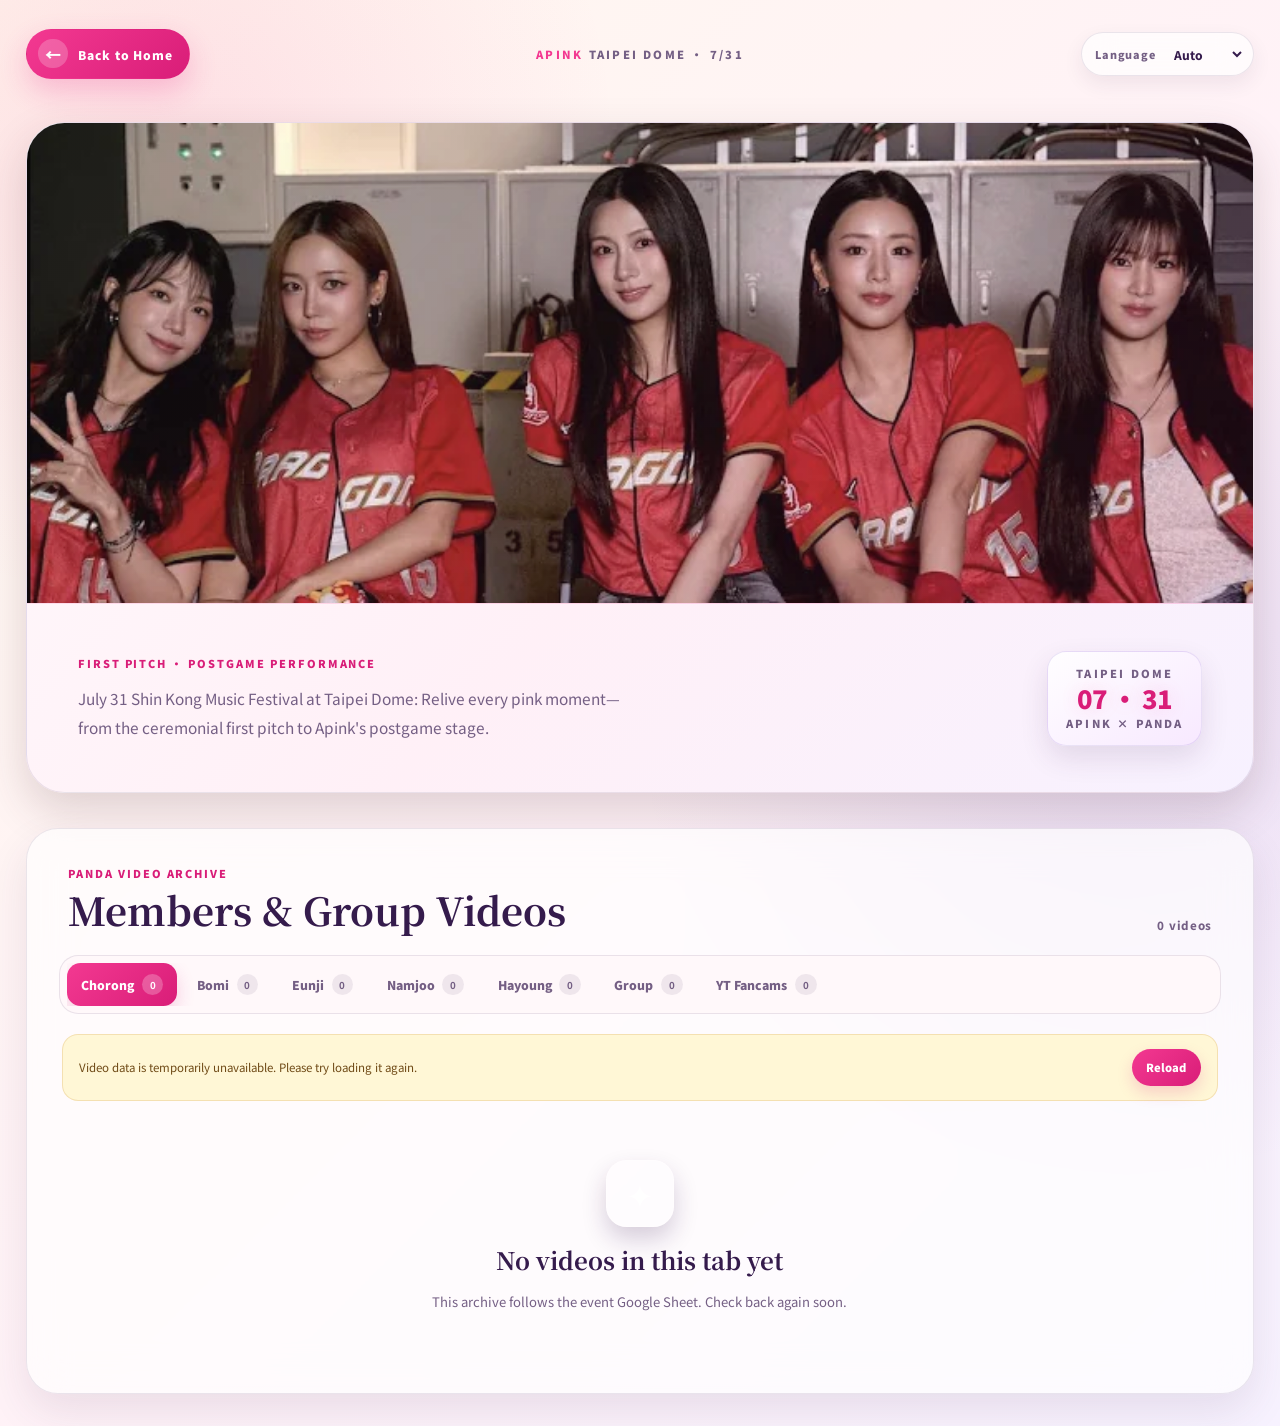
<file: performance.html>
<!doctype html>
<html lang="zh-Hant">
  <head>
    <meta charset="utf-8" />
    <meta name="viewport" content="width=device-width, initial-scale=1" />
    <title>開球及賽後表演 | Apink 台北大巨蛋</title>
    <meta
      name="description"
      content="Apink 7/31 台北大巨蛋開球與賽後表演影片整理，依五位成員、團體及 YouTube 翻拍影片分類瀏覽。"
    />
    <link rel="canonical" href="https://apink-panda.com/taipeidome2026/performance.html" />
    <meta property="og:type" content="website" />
    <meta property="og:locale" content="zh_TW" />
    <meta property="og:site_name" content="Apink 台北大巨蛋" />
    <meta property="og:title" content="開球及賽後表演 | Apink 台北大巨蛋" />
    <meta
      property="og:description"
      content="7/31 台北大巨蛋新光音樂季：收藏 Apink 開球與賽後舞台的每一個粉色時刻。"
    />
    <meta property="og:url" content="https://apink-panda.com/taipeidome2026/performance.html" />
    <meta property="og:image" content="https://apink-panda.com/taipeidome2026/og-performance.jpg" />
    <meta property="og:image:secure_url" content="https://apink-panda.com/taipeidome2026/og-performance.jpg" />
    <meta property="og:image:type" content="image/jpeg" />
    <meta property="og:image:width" content="1200" />
    <meta property="og:image:height" content="630" />
    <meta property="og:image:alt" content="Apink 五位成員與 7/31 台北大巨蛋開球及賽後表演標題" />
    <meta name="twitter:card" content="summary_large_image" />
    <meta name="twitter:title" content="開球及賽後表演 | Apink 台北大巨蛋" />
    <meta
      name="twitter:description"
      content="7/31 台北大巨蛋新光音樂季：收藏 Apink 開球與賽後舞台的每一個粉色時刻。"
    />
    <meta name="twitter:image" content="https://apink-panda.com/taipeidome2026/og-performance.jpg" />
    <meta name="theme-color" content="#fff2f7" />
    <link rel="preload" as="image" href="./apink_dome.webp" type="image/webp" />
    <link rel="preconnect" href="https://fonts.googleapis.com" />
    <link rel="preconnect" href="https://fonts.gstatic.com" crossorigin />
    <link
      href="https://fonts.googleapis.com/css2?family=Noto+Sans+KR:wght@500;700;900&amp;family=Noto+Sans+TC:wght@500;700;900&amp;family=Noto+Serif+KR:wght@600;700&amp;family=Noto+Serif+TC:wght@600;700&amp;family=Outfit:wght@500;700;900&amp;display=swap"
      rel="stylesheet"
    />
    <link rel="stylesheet" href="./cheer-wall.css?v=20260802-1" />
    <link rel="stylesheet" href="./performance.css?v=20260802-11" />
  </head>
  <body class="performance-page">
    <a class="skip-link" id="performanceSkipLink" href="#performanceGrid">跳至影片內容</a>

    <div class="performance-shell">
      <header class="cheer-topbar performance-topbar" aria-label="頁面導覽">
        <a class="cheer-back-link" id="performanceHomeLink" href="./index.html">回到首頁</a>
        <p class="cheer-mini-brand"><span>Apink</span> Taipei Dome · 7/31</p>
        <div class="cheer-language-control">
          <label id="performanceLanguageLabel" for="performanceLanguageSelect">語言</label>
          <select id="performanceLanguageSelect" aria-labelledby="performanceLanguageLabel">
            <option value="auto">自動</option>
            <option value="zh">繁體中文</option>
            <option value="en">English</option>
            <option value="ja">日本語</option>
            <option value="ko">한국어</option>
          </select>
        </div>
      </header>

      <main>
        <section class="performance-hero" aria-labelledby="performanceTitle">
          <div class="performance-hero-photo" aria-hidden="true"></div>
          <div class="performance-hero-copy">
            <p class="performance-eyebrow" id="performanceEyebrow">FIRST PITCH · POSTGAME PERFORMANCE</p>
            <h1 class="performance-title-sr" id="performanceTitle">開球及<br />賽後表演</h1>
            <p id="performanceIntro">
              7/31 台北大巨蛋新光音樂季表演：從開球瞬間到賽後舞台，收藏五位成員與 Apink 團體的每一個粉色時刻。
            </p>
          </div>
          <div class="performance-scoreboard" aria-hidden="true">
            <span>TAIPEI DOME</span>
            <strong>07 · 31</strong>
            <span>APINK × PANDA</span>
          </div>
        </section>

        <section class="performance-library" aria-labelledby="performanceLibraryTitle">
          <div class="performance-library-head">
            <div>
              <p class="performance-kicker" id="performanceKicker">PANDA VIDEO ARCHIVE</p>
              <h2 id="performanceLibraryTitle">成員與團體影片</h2>
            </div>
            <p class="performance-total" id="performanceTotal" aria-live="polite">讀取影片中…</p>
          </div>

          <nav class="performance-tabs-wrap" aria-label="影片分類" id="performanceTabsWrap">
            <div class="performance-tabs" id="performanceTabs" role="tablist">
              <button class="performance-tab is-active" type="button" role="tab" aria-selected="true" data-category="chorong">
                <span data-tab-label="chorong">初瓏</span><b data-tab-count="chorong">0</b>
              </button>
              <button class="performance-tab" type="button" role="tab" aria-selected="false" data-category="bomi">
                <span data-tab-label="bomi">普美</span><b data-tab-count="bomi">0</b>
              </button>
              <button class="performance-tab" type="button" role="tab" aria-selected="false" data-category="eunji">
                <span data-tab-label="eunji">恩地</span><b data-tab-count="eunji">0</b>
              </button>
              <button class="performance-tab" type="button" role="tab" aria-selected="false" data-category="namjoo">
                <span data-tab-label="namjoo">南珠</span><b data-tab-count="namjoo">0</b>
              </button>
              <button class="performance-tab" type="button" role="tab" aria-selected="false" data-category="hayoung">
                <span data-tab-label="hayoung">夏榮</span><b data-tab-count="hayoung">0</b>
              </button>
              <button class="performance-tab" type="button" role="tab" aria-selected="false" data-category="group">
                <span data-tab-label="group">團體</span><b data-tab-count="group">0</b>
              </button>
              <button class="performance-tab performance-tab--youtube" type="button" role="tab" aria-selected="false" data-category="youtube">
                <span data-tab-label="youtube">YT 翻拍影片</span><b data-tab-count="youtube">0</b>
              </button>
            </div>
          </nav>

          <div class="performance-notice" id="performanceNotice" role="status" hidden></div>
          <div class="performance-grid" id="performanceGrid" role="tabpanel" tabindex="-1">
            <div class="performance-loading" id="performanceLoading">
              <span class="performance-spinner" aria-hidden="true"></span>
              <p id="performanceLoadingText">正在同步貼文及影片…</p>
            </div>
          </div>
          <button class="performance-more" id="performanceMore" type="button" hidden>顯示更多影片</button>
        </section>
      </main>

    </div>

    <script src="./performance.js?v=20260802-11" defer></script>
  </body>
</html>
</file>
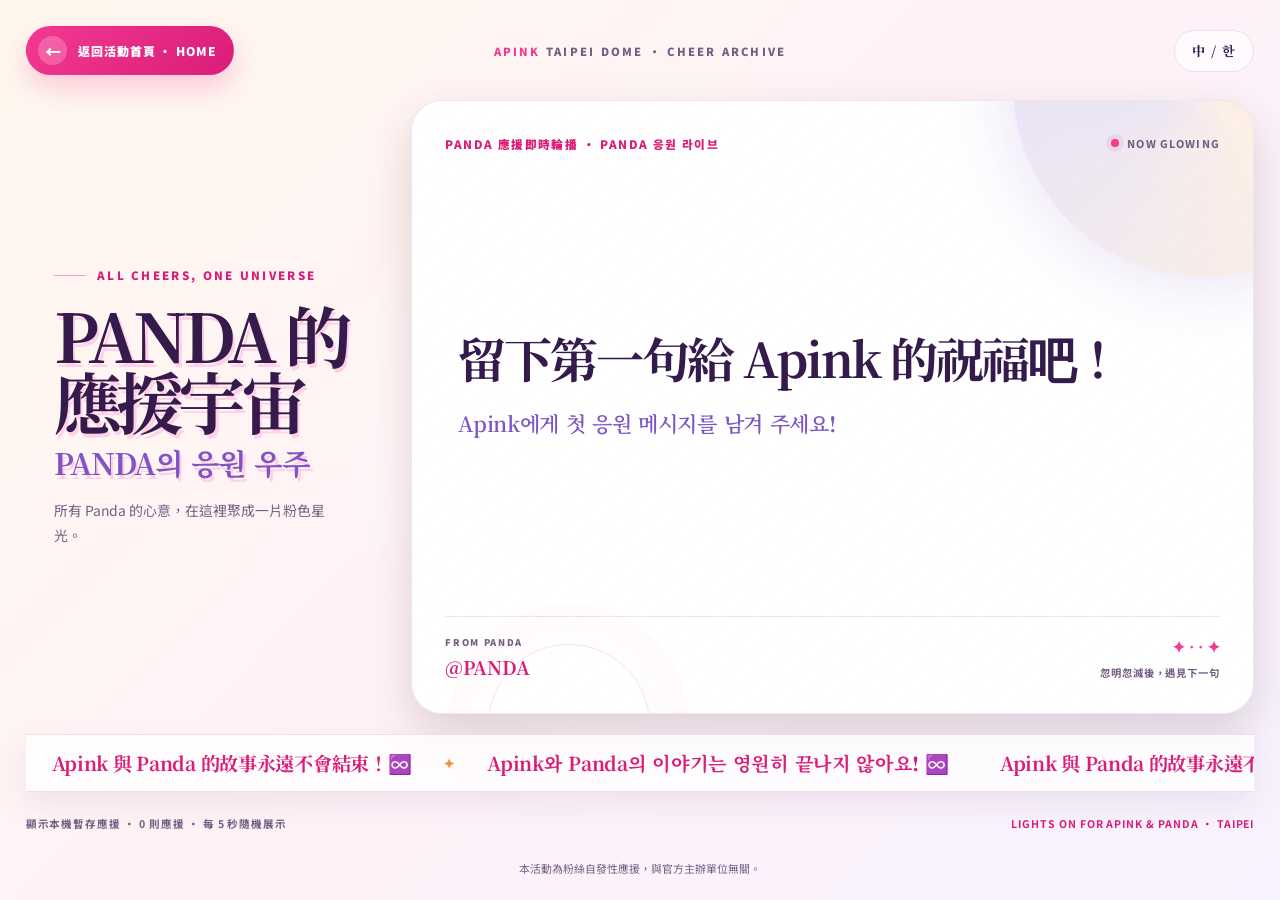
<file: support.html>
<!doctype html>
<html lang="zh-Hant">
  <head>
    <meta charset="utf-8" />
    <meta name="viewport" content="width=device-width, initial-scale=1" />
    <title>PANDA 的應援宇宙 · PANDA의 응원 우주</title>
    <meta
      name="description"
      content="彙集 Apink 台北大巨蛋所有中韓雙語應援留言，每五秒隨機閃耀下一句。"
    />
    <link rel="preconnect" href="https://fonts.googleapis.com" />
    <link rel="preconnect" href="https://fonts.gstatic.com" crossorigin />
    <link
      href="https://fonts.googleapis.com/css2?family=Noto+Sans+KR:wght@500;700;900&amp;family=Noto+Sans+TC:wght@500;700;900&amp;family=Noto+Serif+KR:wght@600;700&amp;family=Noto+Serif+TC:wght@600;700&amp;family=Outfit:wght@500;700;900&amp;display=swap"
      rel="stylesheet"
    />
    <link rel="stylesheet" href="./cheer-wall.css?v=20260727-2" />
  </head>
  <body>
    <a class="skip-link" href="#currentCheer">跳至目前應援留言</a>

    <div class="cheer-page-shell">
      <header class="cheer-topbar" aria-label="頁面導覽">
        <a class="cheer-back-link" href="./index.html">返回活動首頁 · HOME</a>
        <p class="cheer-mini-brand"><span>Apink</span> Taipei Dome · Cheer Archive</p>
        <div class="cheer-language" aria-label="中文與韓文雙語">中 / 한</div>
      </header>

      <main class="cheer-main">
        <section class="cheer-intro" aria-labelledby="cheerPageTitle">
          <p class="cheer-eyebrow">All cheers, one universe</p>
          <h1 id="cheerPageTitle">
            PANDA 的<br />應援宇宙
            <span lang="ko">PANDA의 응원 우주</span>
          </h1>
          <p class="cheer-intro-copy">
            所有 Panda 的心意，在這裡聚成一片粉色星光。
          </p>
        </section>

        <article class="cheer-message-card" id="currentCheer" aria-live="polite">
          <header class="cheer-message-meta">
            <p class="cheer-wall-label">PANDA 應援即時輪播 · PANDA 응원 라이브</p>
            <span class="cheer-live-mark">NOW GLOWING</span>
          </header>

          <div class="cheer-message-stage" id="cheerMessageStage">
            <blockquote>
              <p class="cheer-quote-zh" id="cheerQuoteZh" lang="zh-Hant">應援留言正在聚集……</p>
              <p class="cheer-quote-ko" id="cheerQuoteKo" lang="ko">응원 메시지를 모으고 있어요…</p>
            </blockquote>
          </div>

          <footer class="cheer-message-footer">
            <p class="cheer-author" id="cheerAuthor">@PANDA</p>
            <p class="cheer-change-note">
              <span aria-hidden="true">✦ · · ✦</span>
              忽明忽滅後，遇見下一句
            </p>
          </footer>
        </article>
      </main>

      <section class="cheer-marquee" aria-label="持續播放的中韓雙語應援跑馬燈">
        <div class="cheer-marquee-track" id="cheerMarqueeTrack">
          <p class="cheer-marquee-group">
            <span lang="zh-Hant">Apink 與 Panda 的故事永遠不會結束！♾️</span>
            <span lang="ko">Apink와 Panda의 이야기는 영원히 끝나지 않아요! ♾️</span>
          </p>
          <p class="cheer-marquee-group" aria-hidden="true">
            <span lang="zh-Hant">Apink 與 Panda 的故事永遠不會結束！♾️</span>
            <span lang="ko">Apink와 Panda의 이야기는 영원히 끝나지 않아요! ♾️</span>
          </p>
        </div>
      </section>

      <footer class="cheer-bottom-note">
        <p id="cheerStatus">所有應援同步中 · 每 5 秒隨機展示</p>
        <p aria-hidden="true">LIGHTS ON FOR APINK &amp; PANDA · TAIPEI</p>
      </footer>
    </div>

    <p class="cheer-disclaimer">
      本活動為粉絲自發性應援，與官方主辦單位無關。
    </p>

    <script src="./support.js?v=20260727-1" defer></script>
  </body>
</html>
</file>
<file: cheer-wall.css>
:root {
  --cheer-pearl: #fff8f0;
  --cheer-paper: rgb(255 255 255 / 84%);
  --cheer-pink-50: #fff2f7;
  --cheer-pink-100: #ffd0e8;
  --cheer-pink-300: #ff96cf;
  --cheer-pink-500: #f33991;
  --cheer-pink-700: #d91d78;
  --cheer-lavender-100: #f7f2ff;
  --cheer-lavender-300: #bda7e7;
  --cheer-lavender-500: #7e56c4;
  --cheer-ink: #351b4c;
  --cheer-ink-soft: #745f84;
  --cheer-line: rgb(53 27 76 / 10%);
  --cheer-shadow: 0 18px 44px rgb(76 42 52 / 18%);
  --cheer-serif: "Noto Serif TC", "Noto Serif KR", "Songti TC", "AppleMyungjo", Georgia, serif;
  --cheer-sans: "Outfit", "Noto Sans TC", "Noto Sans KR", "PingFang TC", "Apple SD Gothic Neo", system-ui, sans-serif;
}

* {
  box-sizing: border-box;
}

html {
  min-width: 320px;
  color-scheme: light;
  background: var(--cheer-pearl);
}

body {
  min-height: 100svh;
  margin: 0;
  overflow-x: hidden;
  color: var(--cheer-ink);
  font-family: var(--cheer-sans);
  background:
    radial-gradient(circle at 53% 47%, rgb(255 255 255 / 92%) 0 15%, transparent 42%),
    linear-gradient(135deg, #fff8ee 0%, #fff2f7 50%, #f7f2ff 100%);
}

body::before,
body::after {
  position: fixed;
  z-index: -1;
  border-radius: 50%;
  content: "";
  pointer-events: none;
}

body::before {
  inset: 0;
  border: 0;
  border-radius: 0;
  background-image: radial-gradient(rgb(100 61 130 / 14%) 0.7px, transparent 0.7px);
  background-size: 11px 11px;
  mask-image: linear-gradient(to bottom, black, transparent 84%);
}

body::after {
  top: -11rem;
  right: -10rem;
  width: min(36vw, 34rem);
  aspect-ratio: 1;
  background: radial-gradient(circle, rgb(243 57 145 / 16%), rgb(126 86 196 / 8%) 48%, transparent 72%);
  border: 0;
  box-shadow: none;
}

a {
  color: inherit;
}

.skip-link {
  position: fixed;
  z-index: 50;
  top: 0.75rem;
  left: 0.75rem;
  padding: 0.75rem 1rem;
  border-radius: 999px;
  background: var(--cheer-ink);
  color: #fff;
  transform: translateY(-180%);
}

.skip-link:focus {
  transform: translateY(0);
}

.cheer-page-shell {
  display: grid;
  grid-template-rows: auto 1fr auto auto;
  gap: clamp(1.1rem, 2.2vh, 1.8rem);
  width: min(100% - clamp(1.25rem, 4vw, 5.5rem), 100rem);
  min-height: calc(100svh - 2.5rem);
  margin-inline: auto;
  padding-block: clamp(1rem, 2.3vh, 1.65rem) clamp(1.2rem, 2.7vh, 2.2rem);
}

.cheer-topbar {
  display: grid;
  grid-template-columns: 1fr auto 1fr;
  gap: 1.5rem;
  align-items: center;
  min-height: 3.75rem;
}

.cheer-home-page .cheer-topbar {
  grid-template-columns: 1fr auto;
}

.cheer-home-page .cheer-mini-brand {
  justify-self: start;
  text-align: left;
}

.cheer-home-page .cheer-language-control {
  grid-column: 2;
}

.cheer-back-link {
  display: inline-flex;
  gap: 0.65rem;
  align-items: center;
  justify-self: start;
  min-height: 2.75rem;
  padding: 0.55rem 1rem 0.55rem 0.7rem;
  color: #fff;
  background: linear-gradient(135deg, var(--cheer-pink-500), var(--cheer-pink-700));
  border: 1px solid transparent;
  border-radius: 999px;
  box-shadow: 0 12px 28px rgb(236 45 137 / 24%);
  font-size: 0.75rem;
  font-weight: 900;
  letter-spacing: 0.08em;
  text-decoration: none;
  backdrop-filter: blur(18px);
  transition: transform 180ms ease, border-color 180ms ease, background 180ms ease;
}

.cheer-back-link::before {
  display: grid;
  width: 1.85rem;
  aspect-ratio: 1;
  place-items: center;
  background: rgb(255 255 255 / 22%);
  border-radius: 50%;
  content: "←";
  font-size: 1rem;
  letter-spacing: 0;
}

.cheer-back-link:hover,
.cheer-back-link:focus-visible {
  background: linear-gradient(135deg, var(--cheer-pink-500), var(--cheer-pink-700));
  border-color: transparent;
  box-shadow: 0 16px 34px rgb(236 45 137 / 32%);
  outline: none;
  transform: translateY(-2px);
}

.cheer-site-nav {
  display: grid;
  grid-template-columns: repeat(5, minmax(0, 1fr));
  gap: clamp(0.55rem, 1vw, 0.9rem);
}

.cheer-nav-link {
  display: inline-flex;
  align-items: center;
  justify-content: center;
  min-height: 3rem;
  padding: 0.72rem 0.9rem;
  color: var(--cheer-ink);
  background: rgb(255 255 255 / 72%);
  border: 1px solid var(--cheer-line);
  border-radius: 999px;
  box-shadow: 0 10px 24px rgb(64 35 81 / 8%);
  font-size: 0.76rem;
  font-weight: 900;
  letter-spacing: 0.04em;
  text-align: center;
  text-decoration: none;
  backdrop-filter: blur(16px);
  transition: transform 180ms ease, border-color 180ms ease, box-shadow 180ms ease;
}

.cheer-nav-link:hover,
.cheer-nav-link:focus-visible {
  border-color: rgb(243 57 145 / 35%);
  box-shadow: 0 14px 30px rgb(126 86 196 / 16%);
  outline: none;
  transform: translateY(-2px);
}

.cheer-nav-link--primary {
  color: #fff;
  background: linear-gradient(135deg, var(--cheer-pink-500), var(--cheer-pink-700));
  border-color: transparent;
}

.cheer-nav-link--event {
  color: #fff;
  background: linear-gradient(135deg, var(--cheer-lavender-500), var(--cheer-pink-500));
  border-color: transparent;
  box-shadow: 0 12px 26px rgb(126 86 196 / 20%);
}

.cheer-mini-brand {
  margin: 0;
  color: var(--cheer-ink-soft);
  font-size: 0.7rem;
  font-weight: 900;
  letter-spacing: 0.2em;
  text-align: center;
  text-transform: uppercase;
}

.cheer-mini-brand span {
  color: var(--cheer-pink-500);
}

.cheer-language {
  justify-self: end;
  min-width: 5rem;
  padding: 0.66rem 0.9rem;
  color: var(--cheer-ink);
  background: rgb(255 255 255 / 64%);
  border: 1px solid var(--cheer-line);
  border-radius: 999px;
  font-family: var(--cheer-serif);
  font-size: 0.82rem;
  font-weight: 700;
  letter-spacing: 0.12em;
  text-align: center;
  backdrop-filter: blur(16px);
}

.cheer-language-control {
  display: inline-flex;
  gap: 0.5rem;
  align-items: center;
  justify-self: end;
  min-height: 2.75rem;
  padding: 0.45rem 0.55rem 0.45rem 0.8rem;
  color: var(--cheer-ink);
  background: rgb(255 255 255 / 68%);
  border: 1px solid var(--cheer-line);
  border-radius: 999px;
  box-shadow: 0 8px 20px rgb(64 35 81 / 8%);
  backdrop-filter: blur(16px);
}

.cheer-language-control label {
  color: var(--cheer-ink-soft);
  font-size: 0.67rem;
  font-weight: 900;
  letter-spacing: 0.08em;
}

.cheer-language-control select {
  max-width: 8.5rem;
  padding: 0.3rem 0.4rem;
  color: var(--cheer-ink);
  background: transparent;
  border: 0;
  font-family: var(--cheer-sans);
  font-size: 0.75rem;
  font-weight: 800;
}

.cheer-language-control select:focus-visible {
  border-radius: 999px;
  outline: 2px solid rgb(243 57 145 / 30%);
  outline-offset: 2px;
}

.cheer-main {
  display: grid;
  grid-template-columns: minmax(17rem, 0.65fr) minmax(32rem, 1.55fr);
  gap: clamp(1rem, 2.5vw, 2.5rem);
  align-items: stretch;
  min-height: 0;
}

.cheer-intro {
  position: relative;
  display: flex;
  flex-direction: column;
  justify-content: center;
  padding: clamp(1.25rem, 2.2vw, 2.2rem);
}

.cheer-eyebrow {
  display: flex;
  gap: 0.7rem;
  align-items: center;
  margin: 0 0 1.2rem;
  color: var(--cheer-pink-700);
  font-size: 0.72rem;
  font-weight: 900;
  letter-spacing: 0.2em;
  text-transform: uppercase;
}

.cheer-eyebrow::before {
  width: 2rem;
  height: 1px;
  background: var(--cheer-pink-300);
  content: "";
}

.cheer-intro h1 {
  max-width: 8.8em;
  margin: 0;
  font-family: var(--cheer-serif);
  font-size: clamp(3.15rem, 5.25vw, 6rem);
  font-weight: 700;
  line-height: 0.98;
  letter-spacing: -0.07em;
  text-shadow: 0.04em 0.055em 0 var(--cheer-pink-100);
  text-wrap: balance;
}

.cheer-intro h1 span {
  display: block;
  margin-top: 0.36em;
  color: var(--cheer-lavender-500);
  font-size: 0.44em;
  line-height: 1.17;
  letter-spacing: -0.035em;
}

.cheer-home-page .cheer-intro h1 {
  max-width: 9.5em;
  font-size: clamp(2.75rem, 4.8vw, 5.4rem);
  line-height: 1.02;
}

.cheer-intro-copy {
  max-width: 31rem;
  margin: clamp(1.15rem, 2vh, 1.75rem) 0 0;
  color: var(--cheer-ink-soft);
  font-size: clamp(0.87rem, 1.05vw, 1.06rem);
  line-height: 1.8;
}

.cheer-message-card {
  position: relative;
  isolation: isolate;
  display: grid;
  grid-template-rows: auto 1fr auto;
  min-height: 0;
  padding: clamp(1.25rem, 2.6vw, 2.7rem);
  overflow: hidden;
  background:
    linear-gradient(145deg, rgb(255 255 255 / 90%), rgb(255 255 255 / 72%)),
    var(--cheer-paper);
  border: 1px solid var(--cheer-line);
  border-radius: clamp(1.5rem, 2.4vw, 2.25rem);
  box-shadow: var(--cheer-shadow);
  backdrop-filter: blur(22px);
}

.cheer-card-scene {
  position: relative;
  min-width: 0;
  min-height: clamp(32rem, 58svh, 44rem);
  perspective: 1400px;
}

.cheer-card-inner {
  position: absolute;
  inset: 0;
  -webkit-transform-style: preserve-3d;
  transform-style: preserve-3d;
  transition: transform 620ms cubic-bezier(0.22, 0.72, 0.24, 1);
}

.cheer-card-scene.is-flipped .cheer-card-inner {
  transform: rotateY(180deg);
}

.cheer-card-face {
  position: absolute;
  inset: 0;
  width: 100%;
  height: 100%;
  -webkit-backface-visibility: hidden;
  backface-visibility: hidden;
}

.cheer-card-back {
  grid-template-rows: auto minmax(0, 1fr) auto;
  gap: 1rem;
  padding: clamp(1rem, 2vw, 1.8rem);
  transform: rotateY(180deg);
}

.cheer-card-back *,
.cheer-card-back::before,
.cheer-card-back::after {
  animation: none !important;
}

.cheer-message-card::before {
  position: absolute;
  z-index: -1;
  top: -13rem;
  right: -9rem;
  width: 24rem;
  aspect-ratio: 1;
  background:
    radial-gradient(circle, rgb(255 255 255 / 90%) 0 3%, transparent 4%),
    conic-gradient(from 20deg, rgb(243 57 145 / 24%), rgb(238 148 64 / 16%), rgb(126 86 196 / 18%), rgb(243 57 145 / 24%));
  border-radius: 50%;
  box-shadow: 0 0 80px rgb(126 86 196 / 22%);
  content: "";
  opacity: 0.85;
  animation: cheerSlowSpin 22s linear infinite;
}

.cheer-message-card::after {
  position: absolute;
  z-index: -1;
  left: 9%;
  bottom: -5.8rem;
  width: 10rem;
  height: 10rem;
  border: 1px solid rgb(214 83 135 / 17%);
  border-radius: 50%;
  box-shadow:
    0 0 0 1.25rem rgb(255 255 255 / 26%),
    0 0 0 2.5rem rgb(239 159 190 / 4.5%);
  content: "";
}

.cheer-message-meta {
  display: flex;
  gap: 1rem;
  align-items: center;
  justify-content: space-between;
}

.cheer-wall-label {
  margin: 0;
  color: var(--cheer-pink-700);
  font-size: 0.73rem;
  font-weight: 900;
  letter-spacing: 0.12em;
}

.cheer-live-mark {
  display: inline-flex;
  gap: 0.5rem;
  align-items: center;
  color: var(--cheer-ink-soft);
  font-size: 0.67rem;
  font-weight: 800;
  letter-spacing: 0.12em;
}

.cheer-live-mark::before {
  width: 0.48rem;
  aspect-ratio: 1;
  background: var(--cheer-pink-500);
  border-radius: 50%;
  box-shadow: 0 0 0 0.3rem rgb(214 83 135 / 12%);
  content: "";
  animation: cheerLivePulse 1.9s ease-in-out infinite;
}

.cheer-message-stage {
  display: flex;
  flex-direction: column;
  justify-content: center;
  padding: clamp(1.6rem, 4.2vh, 3.5rem) clamp(0rem, 1vw, 1rem);
}

.cheer-message-stage.is-changing {
  animation: cheerSentenceChange 900ms ease-in-out both;
}

.cheer-message-stage blockquote {
  margin: 0;
}

.cheer-quote-zh,
.cheer-quote-ko {
  font-family: var(--cheer-serif);
  text-wrap: balance;
}

.cheer-quote-zh {
  max-width: 16em;
  margin: 0;
  color: var(--cheer-ink);
  font-size: clamp(2.35rem, 3.75vw, 4.65rem);
  font-weight: 700;
  line-height: 1.2;
  letter-spacing: -0.045em;
}

.cheer-quote-ko {
  max-width: 27em;
  margin: clamp(1rem, 2.2vh, 1.55rem) 0 0;
  color: var(--cheer-lavender-500);
  font-size: clamp(1.08rem, 1.65vw, 1.78rem);
  font-weight: 600;
  line-height: 1.52;
  letter-spacing: -0.015em;
}

.cheer-message-footer {
  display: flex;
  gap: 1.5rem;
  align-items: end;
  justify-content: space-between;
  padding-top: clamp(1rem, 2vh, 1.4rem);
  border-top: 1px solid var(--cheer-line);
}

.cheer-card-front-actions {
  display: grid;
  gap: 0.7rem;
  justify-items: end;
}

.cheer-card-toggle {
  display: inline-flex;
  align-items: center;
  justify-content: center;
  min-height: 2.35rem;
  padding: 0.48rem 0.9rem;
  color: #fff;
  background: linear-gradient(135deg, var(--cheer-pink-500), var(--cheer-pink-700));
  border: 0;
  border-radius: 999px;
  box-shadow: 0 8px 18px rgb(214 29 120 / 20%);
  font-family: var(--cheer-sans);
  font-size: 0.69rem;
  font-weight: 900;
  letter-spacing: 0.05em;
  cursor: pointer;
}

.cheer-card-toggle:hover,
.cheer-card-toggle:focus-visible {
  box-shadow: 0 10px 22px rgb(214 29 120 / 30%);
  outline: 2px solid rgb(243 57 145 / 28%);
  outline-offset: 3px;
}

.cheer-author {
  margin: 0;
  color: var(--cheer-pink-700);
  font-family: var(--cheer-serif);
  font-size: clamp(1.15rem, 1.45vw, 1.5rem);
  font-weight: 700;
}

.cheer-author::before {
  display: block;
  margin-bottom: 0.3rem;
  color: var(--cheer-ink-soft);
  content: "FROM PANDA";
  font-family: var(--cheer-sans);
  font-size: 0.58rem;
  font-weight: 900;
  letter-spacing: 0.18em;
}

.cheer-change-note {
  margin: 0;
  color: var(--cheer-ink-soft);
  font-size: 0.65rem;
  font-weight: 700;
  letter-spacing: 0.09em;
  text-align: right;
}

.cheer-change-note span {
  display: block;
  margin-bottom: 0.42rem;
  color: var(--cheer-pink-500);
  font-family: var(--cheer-serif);
  font-size: 1rem;
  letter-spacing: 0;
}

.cheer-all-header {
  display: flex;
  gap: 1rem;
  align-items: center;
  justify-content: space-between;
  padding-bottom: 0.85rem;
  border-bottom: 1px solid var(--cheer-line);
}

.cheer-all-eyebrow {
  margin: 0 0 0.25rem;
  color: var(--cheer-pink-700);
  font-size: 0.62rem;
  font-weight: 900;
  letter-spacing: 0.16em;
}

.cheer-all-header h2 {
  margin: 0;
  color: var(--cheer-ink);
  font-family: var(--cheer-serif);
  font-size: clamp(1.45rem, 2vw, 2rem);
  line-height: 1.2;
}

.cheer-all-list {
  display: grid;
  gap: 0.65rem;
  min-height: 0;
  margin: 0;
  padding: 0 0.3rem 0 0;
  overflow-y: auto;
  overscroll-behavior: contain;
  list-style: none;
  scrollbar-color: var(--cheer-pink-300) transparent;
  scrollbar-width: thin;
}

.cheer-all-item {
  display: grid;
  grid-template-columns: 2.7rem minmax(0, 1fr);
  gap: 0.75rem;
  align-items: start;
  padding: 0.78rem;
  background: rgb(255 255 255 / 72%);
  border: 1px solid var(--cheer-line);
  border-radius: 1rem;
}

.cheer-all-avatar {
  width: 2.7rem;
  height: 2.7rem;
  padding: 0.2rem;
  object-fit: contain;
  background: linear-gradient(145deg, #fff, var(--cheer-pink-50));
  border: 1px solid rgb(243 57 145 / 16%);
  border-radius: 50%;
  box-shadow: 0 5px 12px rgb(64 35 81 / 10%);
}

.cheer-all-copy {
  min-width: 0;
}

.cheer-all-zh,
.cheer-all-ko,
.cheer-all-author {
  overflow-wrap: anywhere;
}

.cheer-all-zh {
  margin: 0;
  color: var(--cheer-ink);
  font-family: var(--cheer-serif);
  font-size: clamp(0.82rem, 1vw, 0.98rem);
  font-weight: 700;
  line-height: 1.55;
}

.cheer-all-ko {
  margin: 0.28rem 0 0;
  color: var(--cheer-lavender-500);
  font-family: var(--cheer-serif);
  font-size: clamp(0.72rem, 0.86vw, 0.84rem);
  font-weight: 600;
  line-height: 1.5;
}

.cheer-all-author {
  margin: 0.38rem 0 0;
  color: var(--cheer-pink-700);
  font-size: 0.59rem;
  font-weight: 800;
  letter-spacing: 0.06em;
}

.cheer-all-empty {
  display: grid;
  min-height: 8rem;
  place-items: center;
  color: var(--cheer-ink-soft);
  font-size: 0.78rem;
  text-align: center;
}

.cheer-all-footer {
  display: flex;
  gap: 1rem;
  align-items: center;
  justify-content: space-between;
  padding-top: 0.75rem;
  border-top: 1px solid var(--cheer-line);
  color: var(--cheer-ink-soft);
  font-size: 0.62rem;
  font-weight: 800;
  letter-spacing: 0.08em;
}

.cheer-all-footer p {
  margin: 0;
}

.cheer-marquee {
  width: 100%;
  overflow: hidden;
  background: rgb(255 255 255 / 74%);
  border-block: 1px solid rgb(243 57 145 / 18%);
  box-shadow: 0 12px 30px rgb(64 35 81 / 8%);
  backdrop-filter: blur(14px);
}

.cheer-marquee-track {
  display: flex;
  width: max-content;
  animation: cheerMarquee 42s linear infinite;
  will-change: transform;
}

.cheer-marquee-group {
  display: flex;
  flex-shrink: 0;
  align-items: center;
  min-width: max-content;
  margin: 0;
  padding: clamp(0.75rem, 1.6vh, 1.1rem) 1.6rem;
  color: var(--cheer-pink-700);
  font-family: var(--cheer-serif);
  font-size: clamp(1.05rem, 1.5vw, 1.55rem);
  font-weight: 700;
  letter-spacing: -0.015em;
  white-space: nowrap;
}

.cheer-marquee-group span {
  display: inline-flex;
  align-items: center;
}

.cheer-marquee-group span + span::before {
  margin-inline: 2rem;
  color: #ee9440;
  content: "✦";
  font-size: 0.75em;
}

.cheer-bottom-note {
  display: flex;
  gap: 1rem;
  align-items: center;
  justify-content: space-between;
  min-height: 1.5rem;
  color: var(--cheer-ink-soft);
  font-size: 0.66rem;
  font-weight: 700;
  letter-spacing: 0.09em;
}

.cheer-bottom-note p {
  margin: 0;
}

.cheer-bottom-note p:last-child {
  color: var(--cheer-pink-700);
  text-align: right;
}

.cheer-disclaimer {
  width: min(100% - 2rem, 100rem);
  margin: 0 auto 1.25rem;
  color: var(--cheer-ink-soft);
  font-size: 0.68rem;
  text-align: center;
}

@keyframes cheerMarquee {
  to {
    transform: translateX(-50%);
  }
}

@keyframes cheerSentenceChange {
  0%,
  100% {
    opacity: 1;
    filter: blur(0);
    transform: translateY(0);
  }
  22% {
    opacity: 0.12;
    filter: blur(2px);
    transform: translateY(3px);
  }
  40% {
    opacity: 0.72;
    filter: blur(0.5px);
  }
  55% {
    opacity: 0.06;
    filter: blur(2.5px);
    transform: translateY(-3px);
  }
  72% {
    opacity: 0.48;
    filter: blur(1px);
  }
}

@keyframes cheerLivePulse {
  50% {
    opacity: 0.42;
    box-shadow: 0 0 0 0.55rem rgb(214 83 135 / 6%);
    transform: scale(0.72);
  }
}

@keyframes cheerSlowSpin {
  to {
    transform: rotate(360deg);
  }
}

@media (max-width: 920px) {
  .cheer-page-shell {
    grid-template-rows: auto auto auto auto;
  }

  .cheer-main {
    grid-template-columns: 1fr;
  }

  .cheer-intro {
    padding-inline: 0.4rem;
  }

  .cheer-intro h1 {
    max-width: none;
  }

  .cheer-intro-copy {
    display: none;
  }

  .cheer-message-card {
    min-height: min(34rem, 60svh);
  }

  .cheer-card-scene {
    min-height: min(34rem, 60svh);
  }
}

@media (max-width: 620px) {
  .cheer-page-shell {
    gap: 0.85rem;
    width: min(100% - 1rem, 100rem);
    padding-block: 0.6rem 1rem;
  }

  .cheer-topbar {
    grid-template-columns: 1fr auto;
    gap: 0.7rem;
  }

  .cheer-mini-brand {
    display: none;
  }

  .cheer-back-link {
    min-height: 2.5rem;
    padding-right: 0.75rem;
    font-size: 0.62rem;
    letter-spacing: 0.05em;
  }

  .cheer-language {
    min-width: 4.5rem;
    padding-inline: 0.68rem;
  }

  .cheer-language-control {
    gap: 0.25rem;
    min-height: 2.5rem;
    padding-inline: 0.55rem;
  }

  .cheer-language-control label {
    display: none;
  }

  .cheer-language-control select {
    max-width: 7.25rem;
    font-size: 0.7rem;
  }

  .cheer-site-nav {
    grid-template-columns: repeat(2, minmax(0, 1fr));
    gap: 0.5rem;
  }

  .cheer-nav-link {
    min-height: 2.7rem;
    padding: 0.65rem 0.55rem;
    font-size: 0.68rem;
  }

  .cheer-intro {
    padding: 0.5rem 0.2rem 0.2rem;
  }

  .cheer-eyebrow {
    margin-bottom: 0.7rem;
  }

  .cheer-intro h1 {
    font-size: clamp(2.65rem, 15vw, 4rem);
  }

  .cheer-home-page .cheer-intro h1 {
    font-size: clamp(2.35rem, 12vw, 3.45rem);
    line-height: 1.04;
  }

  .cheer-message-card {
    min-height: 31.5rem;
    padding: 1rem;
    border-radius: 1.65rem;
  }

  .cheer-card-scene {
    min-height: 31.5rem;
  }

  .cheer-message-meta {
    align-items: flex-start;
  }

  .cheer-wall-label {
    max-width: 15rem;
    font-size: 0.64rem;
    line-height: 1.5;
  }

  .cheer-live-mark {
    font-size: 0;
  }

  .cheer-message-stage {
    padding-block: 1.5rem;
  }

  .cheer-quote-zh {
    font-size: clamp(2.05rem, 10.5vw, 3.15rem);
    line-height: 1.18;
  }

  .cheer-quote-ko {
    font-size: clamp(1.03rem, 4.7vw, 1.3rem);
  }

  .cheer-message-footer {
    align-items: center;
  }

  .cheer-card-front-actions {
    gap: 0.5rem;
  }

  .cheer-card-toggle {
    min-height: 2.2rem;
    padding-inline: 0.72rem;
    font-size: 0.62rem;
  }

  .cheer-change-note {
    max-width: 8rem;
    letter-spacing: 0.04em;
  }

  .cheer-card-back {
    gap: 0.7rem;
    padding: 0.85rem;
  }

  .cheer-all-header {
    gap: 0.6rem;
    padding-bottom: 0.65rem;
  }

  .cheer-all-header h2 {
    font-size: 1.3rem;
  }

  .cheer-all-item {
    grid-template-columns: 2.35rem minmax(0, 1fr);
    gap: 0.6rem;
    padding: 0.65rem;
  }

  .cheer-all-avatar {
    width: 2.35rem;
    height: 2.35rem;
  }

  .cheer-all-zh {
    font-size: 0.78rem;
  }

  .cheer-all-ko {
    font-size: 0.7rem;
  }

  .cheer-bottom-note {
    display: block;
    padding-inline: 0.25rem;
    line-height: 1.55;
  }

  .cheer-bottom-note p:last-child {
    display: none;
  }
}

@media (prefers-reduced-motion: reduce) {
  *,
  *::before,
  *::after {
    scroll-behavior: auto !important;
    animation-duration: 1ms !important;
    animation-iteration-count: 1 !important;
  }

  .cheer-marquee-track {
    width: auto;
  }

  .cheer-marquee-group[aria-hidden="true"] {
    display: none;
  }

  .cheer-card-inner {
    transition: none;
  }
}
</file>
<file: styles.css>
:root {
  color-scheme: light;
  /* Game tokens (unchanged) */
  --ink: #351b4c;
  --muted: #7e56c4;
  --pink: #f33991;
  --pink-deep: #d91d78;
  --pink-light: #ff96cf;
  --violet: #7e56c4;
  --orange: #ee9440;
  --grass: #7fc875;
  --grass-dark: #3d9f6d;
  --clay: #d68858;
  --blue: #5bc8ff;
  --cream: #fff8f0;
  --sky: #f8fbff;
  --panel: rgba(255, 255, 255, 0.84);
  --shadow: 0 18px 44px rgba(76, 42, 52, 0.18);
}

* {
  box-sizing: border-box;
}

html {
  -webkit-text-size-adjust: 100%;
  min-height: 100%;
  overflow-x: hidden;
  background: var(--cream);
}

body {
  position: relative;
  margin: 0;
  min-height: 100%;
  overflow-x: hidden;
  overflow-y: auto;
  color: var(--ink);
  font-family: "Outfit", "Noto Sans TC", system-ui, -apple-system, sans-serif;
  background:
    radial-gradient(circle at 53% 47%, rgb(255 255 255 / 92%) 0 15%, transparent 42%),
    linear-gradient(135deg, #fff8ee 0%, #fff2f7 50%, #f7f2ff 100%);
}

body::before {
  position: fixed;
  inset: 0;
  z-index: -1;
  background-image: radial-gradient(rgb(100 61 130 / 14%) 0.7px, transparent 0.7px);
  background-size: 11px 11px;
  content: "";
  mask-image: linear-gradient(to bottom, black, transparent 84%);
}

button,
img {
  -webkit-tap-highlight-color: transparent;
}

.game {
  flex: 1;
  display: grid;
  grid-template-rows: 1fr auto;
  padding: 0;
  gap: clamp(8px, 2svh, 18px);
}

.hud-row {
  position: absolute;
  top: 16px;
  left: 16px;
  right: 16px;
  display: flex;
  justify-content: space-between;
  align-items: flex-start;
  z-index: 15;
  pointer-events: none;
}

.scorebar {
  width: auto;
  min-width: 150px;
  display: flex;
  flex-direction: column;
  align-items: stretch;
  gap: 6px;
  padding: 6px 10px;
  background: rgba(30, 20, 24, 0.65);
  backdrop-filter: blur(12px);
  -webkit-backdrop-filter: blur(12px);
  border: 1px solid rgba(255, 255, 255, 0.12);
  border-radius: 12px;
  box-shadow: 0 8px 32px 0 rgba(0, 0, 0, 0.3);
}

.metric {
  height: 30px;
  display: flex;
  align-items: center;
  justify-content: space-between;
  gap: 8px;
  padding: 0 8px;
  border-radius: 6px;
  background: rgba(255, 255, 255, 0.08);
  border: 1px solid rgba(255, 255, 255, 0.15);
}

.metric__label {
  color: rgba(255, 255, 255, 0.6);
  font-size: 12px;
  font-weight: 700;
}

.metric strong {
  min-width: 18px;
  text-align: right;
  font-size: 17px;
  line-height: 1;
  color: #fff;
  text-shadow: 0 0 10px var(--pink);
}

.status {
  width: 100%;
  flex-shrink: 0;
  height: 30px;
  display: flex;
  align-items: center;
  justify-content: center;
  padding: 0 10px;
  border-radius: 6px;
  color: #fff;
  font-weight: 900;
  font-size: 13px;
  letter-spacing: 0;
  background: linear-gradient(90deg, var(--pink), var(--orange));
  overflow: hidden;
  text-overflow: ellipsis;
  white-space: nowrap;
}

.field {
  position: relative;
  width: min(1180px, 100%);
  height: 100%;
  min-height: clamp(300px, 52svh, 430px);
  max-height: 620px;
  justify-self: center;
  align-self: center;
  overflow: hidden;
  border: 1px solid rgba(96, 124, 98, 0.18);
  border-radius: 8px;
  background: url("./bg.webp") no-repeat center center;
  background-size: cover;
  box-shadow: var(--shadow);
  user-select: none;
  touch-action: manipulation;
}

.dome-line {
  display: none;
  position: absolute;
  left: 7%;
  right: 7%;
  height: 42%;
  border: 2px solid rgba(93, 137, 162, 0.16);
  border-bottom: 0;
  border-radius: 999px 999px 0 0;
  pointer-events: none;
}

.dome-line--back {
  top: 10%;
}

.dome-line--front {
  top: 18%;
  left: 14%;
  right: 14%;
  opacity: 0.66;
}

.base-line {
  display: none;
  position: absolute;
  left: -6%;
  right: -6%;
  bottom: 13%;
  height: 18%;
  background:
    linear-gradient(8deg, transparent 47%, rgba(214, 136, 88, 0.62) 48% 52%, transparent 53%),
    linear-gradient(-8deg, transparent 47%, rgba(214, 136, 88, 0.62) 48% 52%, transparent 53%);
  opacity: 0.66;
  pointer-events: none;
}

.sprite {
  position: absolute;
  width: clamp(150px, 25vw, 284px);
  aspect-ratio: 307 / 420;
  display: grid;
  place-items: end center;
  filter: drop-shadow(0 18px 20px rgba(64, 34, 42, 0.14));
  pointer-events: none;
}

.sprite img {
  position: relative;
  z-index: 2;
  width: 100%;
  height: 100%;
  display: block;
  object-fit: contain;
  user-select: none;
}

.pitcher-mound {
  position: absolute;
  bottom: calc(-4% - 20px);
  left: 50%;
  transform: translate(-50%, 0) scaleY(0.35);
  width: 110%;
  height: 38%;
  background: radial-gradient(ellipse at 50% 50%, #c68858 0%, #b27343 72%, transparent 100%);
  border-radius: 50%;
  z-index: 1;
}

.pitcher-plate {
  position: absolute;
  top: 25%;
  left: 50%;
  transform: translate(-50%, -50%);
  width: 26%;
  height: 12%;
  background: #ffffff;
  border-radius: 1px;
  box-shadow: 0 1px 3px rgba(0, 0, 0, 0.2);
}

.batter-box-area {
  position: absolute;
  bottom: -4%;
  left: 45%;
  transform: translate(-50%, 0) skewX(-12deg);
  width: 105%;
  height: 21.33%;
  z-index: 1;
}

.batter-box {
  position: absolute;
  top: 0;
  left: 0;
  width: 100%;
  height: 100%;
  border: 2px solid rgba(255, 255, 255, 0.85);
  background: rgba(198, 136, 88, 0.8);
  border-radius: 3px;
  box-shadow: inset 0 0 8px rgba(0, 0, 0, 0.15);
}

.home-plate {
  position: absolute;
  top: calc(15% + 120px);
  left: 50%;
  transform: translateX(-50%);
  width: 20%;
  height: 70%;
  background: #ffffff;
  clip-path: polygon(0% 50%, 35% 0%, 100% 0%, 100% 100%, 35% 100%);
}

.sprite--cheerleader {
  bottom: 34%; /* Percentage-based for consistent ground positioning */
  width: clamp(90px, 16vw, 150px);
  aspect-ratio: 324 / 543;
  filter: drop-shadow(0 10px 14px rgba(64, 34, 42, 0.12));
  z-index: 2;
}

.cheerleader-pos--left {
  left: 50%;
  transform: translateX(calc(-150% - 12px));
}

.cheerleader-pos--middle {
  left: 50%;
  transform: translate(-50%, 20px);
}

.cheerleader-pos--right {
  left: 50%;
  transform: translateX(calc(50% + 12px));
}

.sprite--pitcher {
  right: clamp(12px, 5.2vw, 76px);
  bottom: calc(clamp(22px, 8vh, 68px) - 20px);
  z-index: 3;
}

.sprite--pitcher img {
  transform: scaleX(-1);
}

.sprite--batter {
  left: clamp(10px, 4.2vw, 58px);
  bottom: clamp(14px, 6.8vh, 56px);
  width: clamp(164px, 27vw, 306px);
  z-index: 3;
}

.sprite--batter img {
  transform: none;
}

@media (min-width: 721px) {
  .sprite--pitcher {
    width: clamp(120px, 20vw, 227px);
  }

  .sprite--batter {
    width: clamp(131px, 21.6vw, 245px);
  }
}

@media (min-width: 1025px) {
  .field {
    min-height: clamp(420px, 62svh, 560px);
    max-height: 680px;
  }
}

.ball {
  --ball-size: clamp(24px, 3.2vw, 40px);
  position: absolute;
  left: 0;
  top: 0;
  width: var(--ball-size);
  height: var(--ball-size);
  border: 2px solid #6e2c32;
  border-radius: 50%;
  background:
    radial-gradient(circle at 34% 30%, #fff 0 20%, #fff8ee 70%, #ead4bd 100%);
  box-shadow: 0 9px 16px rgba(80, 38, 44, 0.16);
  opacity: 0;
  transform: translate3d(-100px, -100px, 0) rotate(0deg);
  pointer-events: none;
  z-index: 4;
}

.ball::before,
.ball::after {
  content: "";
  position: absolute;
  top: 17%;
  bottom: 17%;
  width: 38%;
  border: 2px dashed #df6066;
  border-top: 0;
  border-bottom: 0;
}

.ball::before {
  left: 12%;
  border-right: 0;
  border-radius: 100% 0 0 100%;
}

.ball::after {
  right: 12%;
  border-left: 0;
  border-radius: 0 100% 100% 0;
}

.ball.is-visible {
  opacity: 1;
}

.strike-zone {
  position: absolute;
  border: 2px dashed rgba(255, 255, 255, 0.85);
  border-radius: 10px;
  background: rgba(255, 255, 255, 0.18);
  box-shadow:
    inset 0 0 14px rgba(255, 255, 255, 0.25),
    0 0 0 1px rgba(64, 34, 42, 0.22),
    0 4px 14px rgba(64, 34, 42, 0.16);
  opacity: 0;
  transition: opacity 180ms ease;
  pointer-events: none;
  z-index: 2;
}

.strike-zone.is-visible {
  opacity: 1;
}

.result-pop {
  position: absolute;
  left: clamp(180px, 22vw, 280px);
  top: 31%;
  min-width: 82px;
  height: 42px;
  display: grid;
  place-items: center;
  padding: 0 14px;
  border-radius: 8px;
  color: #fff;
  font-weight: 950;
  background: var(--pink);
  box-shadow: 0 10px 24px rgba(233, 93, 146, 0.3);
  opacity: 0;
  transform: translateY(10px) scale(0.92);
  transition: opacity 160ms ease, transform 160ms ease;
  pointer-events: none;
  z-index: 6;
}

.result-pop.is-visible {
  opacity: 1;
  transform: translateY(0) scale(1);
}

.start-overlay {
  position: absolute;
  inset: 0;
  z-index: 19;
  display: flex;
  align-items: center;
  justify-content: center;
  padding: 24px;
  background: rgb(53 27 76 / 55%);
  backdrop-filter: blur(8px);
  -webkit-backdrop-filter: blur(8px);
  opacity: 0;
  pointer-events: none;
  transition: opacity 0.24s ease;
}

.start-overlay.is-visible {
  opacity: 1;
  pointer-events: auto;
}

.start-panel {
  width: min(390px, 92%);
  padding: 22px 26px 26px;
  color: var(--ink);
  text-align: center;
  background: rgb(255 255 255 / 84%);
  border: 1px solid rgb(53 27 76 / 10%);
  border-radius: 20px;
  box-shadow:
    0 20px 48px rgb(64 35 81 / 16%),
    0 0 0 1px rgb(255 255 255 / 70%) inset;
  transform: scale(0.92);
  transition: transform 0.24s cubic-bezier(0.18, 0.89, 0.32, 1.28);
}

.start-overlay.is-visible .start-panel {
  transform: scale(1);
}

.start-panel h2 {
  margin: 0 0 8px;
  color: var(--pink-deep);
  font-size: 24px;
  text-shadow: 0.03em 0.04em 0 #ffd0e8;
}

.start-countdown {
  min-height: 32px;
  display: inline-grid;
  place-items: center;
  margin: 2px auto 12px;
  padding: 6px 12px;
  color: #fff;
  background: linear-gradient(135deg, var(--pink) 0%, var(--orange) 100%);
  border-radius: 999px;
  font-size: 13px;
  font-weight: 900;
  font-variant-numeric: tabular-nums;
  line-height: 1;
}

.start-rule {
  margin: 0 0 10px;
  color: rgb(53 27 76 / 76%);
  font-size: 13px;
  font-weight: 700;
  line-height: 1.65;
  text-align: left;
}

.start-rule strong {
  color: var(--pink-deep);
  font-weight: 900;
}

.start-button {
  min-width: 148px;
  min-height: 44px;
  border: 0;
  border-radius: 999px;
  padding: 10px 24px;
  color: #fff;
  background: linear-gradient(135deg, var(--pink) 0%, var(--pink-deep) 100%);
  box-shadow: 0 7px 18px rgb(236 45 137 / 28%);
  cursor: pointer;
  font: inherit;
  font-size: 16px;
  font-weight: 900;
  white-space: nowrap;
  transition: transform 0.2s ease, box-shadow 0.2s ease, opacity 0.2s ease;
}

.start-button:hover:not(:disabled) {
  transform: translateY(-2px);
  box-shadow: 0 10px 24px rgb(236 45 137 / 36%);
}

.start-button:disabled {
  cursor: default;
  opacity: 0.72;
}

.notice-toast {
  position: absolute;
  left: 50%;
  top: clamp(86px, 14%, 120px);
  z-index: 40;
  max-width: min(360px, calc(100% - 32px));
  padding: 10px 16px;
  color: #fff;
  background: rgb(53 27 76 / 88%);
  border: 1px solid rgb(255 255 255 / 16%);
  border-radius: 999px;
  box-shadow: 0 14px 30px rgb(53 27 76 / 24%);
  font-size: 14px;
  font-weight: 900;
  line-height: 1.35;
  text-align: center;
  opacity: 0;
  pointer-events: none;
  transform: translate(-50%, -8px) scale(0.96);
  transition: opacity 0.18s ease, transform 0.18s ease;
}

.notice-toast.is-visible {
  opacity: 1;
  transform: translate(-50%, 0) scale(1);
}

.notice-toast--success {
  background: rgb(16 126 89 / 92%);
}

.notice-toast--error {
  background: rgb(217 29 120 / 92%);
}



/* BSOP Scoreboard */
.bsop {
  flex-shrink: 0;
  display: flex;
  flex-direction: column;
  gap: 8px;
  background: rgba(30, 20, 24, 0.65);
  backdrop-filter: blur(12px);
  -webkit-backdrop-filter: blur(12px);
  border: 1px solid rgba(255, 255, 255, 0.12);
  border-radius: 12px;
  padding: 10px 14px;
  box-shadow: 0 8px 32px 0 rgba(0, 0, 0, 0.3);
}

.bsop__row {
  display: flex;
  align-items: center;
  gap: 12px;
}

.bsop__label {
  font-family: inherit;
  font-size: 14px;
  font-weight: 800;
  color: rgba(255, 255, 255, 0.6);
  width: 14px;
  text-align: center;
}

.bsop__dots {
  display: flex;
  gap: 6px;
}

.bsop__dot {
  width: 12px;
  height: 12px;
  border-radius: 50%;
  background: rgba(255, 255, 255, 0.15);
  box-shadow: inset 0 1px 3px rgba(0,0,0,0.5), 0 1px 0 rgba(255,255,255,0.05);
  transition: all 0.2s cubic-bezier(0.18, 0.89, 0.32, 1.28);
}

.bsop__dot--ball.active {
  background: #10b981;
  box-shadow: 0 0 8px #10b981, inset 0 1px 2px rgba(255, 255, 255, 0.6);
}

.bsop__dot--strike.active {
  background: #f59e0b;
  box-shadow: 0 0 8px #f59e0b, inset 0 1px 2px rgba(255, 255, 255, 0.6);
}

.bsop__dot--out.active {
  background: #ef4444;
  box-shadow: 0 0 8px #ef4444, inset 0 1px 2px rgba(255, 255, 255, 0.6);
}

/* Game Over Overlay */
.game-over-overlay {
  position: absolute;
  inset: 0;
  background: rgb(53 27 76 / 55%);
  backdrop-filter: blur(8px);
  -webkit-backdrop-filter: blur(8px);
  display: flex;
  justify-content: center;
  align-items: center;
  opacity: 0;
  pointer-events: none;
  transition: opacity 0.3s ease;
  z-index: 20;
}

.game-over-overlay.is-visible {
  opacity: 1;
  pointer-events: auto;
}

.game-over-box {
  background: rgb(255 255 255 / 82%);
  border: 1px solid rgb(53 27 76 / 10%);
  border-radius: 24px;
  padding: 24px 32px;
  text-align: center;
  box-shadow:
    0 20px 48px rgb(64 35 81 / 16%),
    0 0 0 1px rgb(255 255 255 / 70%) inset;
  color: var(--ink);
  transform: scale(0.9);
  transition: transform 0.3s cubic-bezier(0.175, 0.885, 0.32, 1.275);
}

.game-over-overlay.is-visible .game-over-box {
  transform: scale(1);
}

.game-over-box h2 {
  font-size: 24px;
  margin-bottom: 12px;
  color: var(--pink-deep);
  text-shadow: 0.03em 0.04em 0 #ffd0e8;
}

.game-over-box p {
  font-size: 16px;
  margin-bottom: 8px;
  color: rgb(53 27 76 / 65%);
}

.game-over-box strong {
  color: var(--ink);
  font-size: 20px;
}

.restart-button {
  margin-top: 16px;
  background: linear-gradient(135deg, var(--pink) 0%, var(--pink-deep) 100%);
  border: none;
  color: white;
  padding: 10px 24px;
  font-size: 16px;
  font-weight: bold;
  border-radius: 999px;
  cursor: pointer;
  box-shadow: 0 7px 18px rgb(236 45 137 / 28%);
  transition: all 0.2s ease;
}

.restart-button:hover {
  transform: translateY(-2px);
  box-shadow: 0 10px 24px rgb(236 45 137 / 36%);
}

/* Base Running Board */
.bases {
  position: relative;
  flex-shrink: 0;
  width: 76px;
  height: 76px;
  display: flex;
  justify-content: center;
  align-items: center;
  background: rgba(30, 20, 24, 0.55);
  backdrop-filter: blur(12px);
  -webkit-backdrop-filter: blur(12px);
  border: 1px solid rgba(255, 255, 255, 0.12);
  border-radius: 50%;
  box-shadow: 0 8px 32px 0 rgba(0, 0, 0, 0.3);
}

.base-diamond {
  position: absolute;
  width: 15px;
  height: 15px;
  border: 2px solid rgba(255, 255, 255, 0.35);
  background: rgba(255, 255, 255, 0.05);
  transform: rotate(45deg);
  transition: all 0.3s ease;
}

.base-diamond--2nd {
  top: 12px;
}

.base-diamond--3rd {
  left: 12px;
}

.base-diamond--1st {
  right: 12px;
}

.base-diamond.occupied {
  background: #f59e0b;
  border-color: #f59e0b;
  box-shadow: 0 0 10px #f59e0b, inset 0 1px 2px rgba(255, 255, 255, 0.6);
}

@media (max-width: 720px) {
  .hud-row {
    top: 10px;
    left: 10px;
    right: 10px;
  }

  .bases {
    width: 60px;
    height: 60px;
  }
  .base-diamond {
    width: 12px;
    height: 12px;
    border-width: 1.5px;
  }
  .base-diamond--2nd {
    top: 9px;
  }
  .base-diamond--3rd {
    left: 9px;
  }
  .base-diamond--1st {
    right: 9px;
  }
  .bsop {
    padding: 8px 10px;
    gap: 6px;
  }
  .bsop__dot {
    width: 9px;
    height: 9px;
  }
  .bsop__label {
    font-size: 11px;
    width: 10px;
  }
  .game {
    grid-template-rows: 1fr auto;
    padding-inline: 10px;
    gap: 8px;
  }

  .scorebar {
    min-width: 108px;
    gap: 4px;
    padding: 4px 6px;
    border-radius: 8px;
  }

  .metric {
    height: 26px;
    gap: 3px;
    padding: 0 5px;
  }

  .metric__label {
    font-size: 10px;
  }

  .metric strong {
    min-width: 14px;
    font-size: 13px;
  }

  .status {
    width: 100%;
    flex-shrink: 0;
    height: 26px;
    padding-inline: 6px;
    font-size: 11px;
  }

  .field {
    min-height: clamp(292px, 54svh, 470px);
    border-radius: 8px;
  }

  .sprite {
    width: clamp(136px, 38vw, 178px);
  }

  .sprite--pitcher {
    right: clamp(-8px, 1.6vw, 18px);
    bottom: calc(clamp(38px, 16%, 86px) - 20px);
  }

  .sprite--batter {
    left: clamp(-6px, 1.2vw, 10px);
    bottom: clamp(36px, 14%, 72px);
    width: clamp(142px, 42vw, 184px);
  }

  .ball {
    --ball-size: clamp(24px, 7vw, 32px);
  }

  .result-pop {
    left: clamp(112px, 33vw, 180px);
    top: 34%;
    height: 36px;
    min-width: 74px;
    font-size: 14px;
  }



  .home-plate {
    top: calc(15% + 75px);
  }
}

@media (max-width: 430px) {
  .game {
    grid-template-rows: 1fr auto;
    padding-inline: 8px;
  }

  .field {
    min-height: clamp(280px, 52svh, 430px);
  }

  .sprite {
    width: clamp(128px, 40vw, 160px);
  }

  .sprite--batter {
    left: clamp(-2px, 1.6vw, 6px);
    width: clamp(136px, 43vw, 168px);
  }



  .home-plate {
    top: calc(15% + 65px);
  }
}

@media (max-height: 620px) {
  .game {
    grid-template-rows: 1fr auto;
    padding-block: max(8px, env(safe-area-inset-top)) max(8px, env(safe-area-inset-bottom));
  }

  .field {
    min-height: 250px;
  }

  .sprite {
    width: clamp(118px, 32vw, 148px);
  }

  .sprite--batter {
    width: clamp(126px, 34vw, 158px);
  }


}

@media (orientation: portrait) {
  .sprite {
    width: clamp(72px, 22.4vw, 109px);
  }

  .sprite--pitcher {
    right: clamp(-6px, 1.2vw, 12px);
    bottom: calc(clamp(34px, 14%, 80px) - 20px);
  }

  .sprite--batter {
    left: clamp(-4px, 1.2vw, 8px);
    width: clamp(78px, 24.8vw, 117px);
    bottom: clamp(32px, 12%, 66px);
  }

  .result-pop {
    left: clamp(86px, 25vw, 130px);
  }

  .home-plate {
    top: calc(15% + 60px);
  }

  .sprite--cheerleader {
    width: clamp(66px, 19vw, 98px);
    bottom: 34%; /* Raised higher on mobile */
  }
}

/* Leaderboard Overlay */
.leaderboard-overlay {
  position: absolute;
  inset: 0;
  background: rgb(53 27 76 / 55%);
  backdrop-filter: blur(10px);
  -webkit-backdrop-filter: blur(10px);
  display: flex;
  justify-content: center;
  align-items: center;
  opacity: 0;
  pointer-events: none;
  transition: opacity 0.3s ease;
  z-index: 25;
}

.leaderboard-overlay.is-visible {
  opacity: 1;
  pointer-events: auto;
}

.leaderboard-box {
  width: min(420px, 92%);
  background: rgb(255 255 255 / 82%);
  border: 1px solid rgb(53 27 76 / 10%);
  border-radius: 20px;
  padding: 20px 24px;
  text-align: center;
  box-shadow:
    0 20px 48px rgb(64 35 81 / 14%),
    0 0 0 1px rgb(255 255 255 / 70%) inset;
  color: var(--ink);
  transform: scale(0.9);
  transition: transform 0.3s cubic-bezier(0.175, 0.885, 0.32, 1.275);
  display: flex;
  flex-direction: column;
  gap: 14px;
}

.leaderboard-overlay.is-visible .leaderboard-box {
  transform: scale(1);
}

.leaderboard-box h2 {
  font-size: 22px;
  color: var(--pink-deep);
  text-shadow: 0.02em 0.03em 0 #ffd0e8;
  margin: 0;
}

.leaderboard-my-rank {
  display: flex;
  justify-content: space-around;
  align-items: center;
  font-size: 14px;
  font-weight: 800;
  color: var(--pink-deep);
  background: rgb(243 57 145 / 8%);
  padding: 8px;
  border-radius: 6px;
  border: 1px dashed rgb(243 57 145 / 25%);
}


.cheer-panel {
  display: flex;
  flex-direction: column;
  gap: 8px;
}

.cheer-templates {
  display: grid;
  grid-template-columns: 1fr 1fr;
  gap: 6px;
  margin-bottom: 2px;
}

.cheer-template-chip {
  background: rgb(255 255 255 / 60%);
  border: 1px solid rgb(53 27 76 / 10%);
  color: rgb(53 27 76 / 75%);
  border-radius: 6px;
  padding: 6px;
  font-size: 11px;
  font-family: inherit;
  cursor: pointer;
  white-space: nowrap;
  overflow: hidden;
  text-overflow: ellipsis;
  text-align: center;
  transition: all 0.2s ease;
  box-shadow: 0 2px 6px rgb(53 27 76 / 6%);
}

.cheer-template-chip:hover {
  background: rgb(243 57 145 / 10%);
  border-color: rgb(243 57 145 / 35%);
  color: var(--pink-deep);
}

#cheerInput {
  background: rgb(255 255 255 / 55%);
  border: 1px solid rgb(53 27 76 / 12%);
  border-radius: 8px;
  padding: 8px 12px;
  color: var(--ink);
  font: inherit;
  font-size: 13px;
  resize: none;
  height: 64px;
}

#cheerInput:focus {
  outline: none;
  border-color: var(--pink);
  box-shadow: 0 0 8px rgb(243 57 145 / 18%);
}

.cheer-submit-btn {
  background: rgb(255 255 255 / 60%);
  border: 1px solid rgb(53 27 76 / 12%);
  color: var(--ink);
  border-radius: 6px;
  padding: 6px 12px;
  font-size: 13px;
  font-weight: bold;
  cursor: pointer;
  transition: all 0.2s ease;
  box-shadow: 0 4px 10px rgb(64 35 81 / 7%);
}

.cheer-submit-btn:hover {
  background: rgb(243 57 145 / 10%);
  border-color: rgb(243 57 145 / 30%);
  color: var(--pink-deep);
}

.cheer-sent-message {
  display: none;
  margin: 0;
  padding: 10px 12px;
  text-align: center;
  font-size: 13px;
  font-weight: bold;
  color: var(--pink-deep);
  background: rgb(255 255 255 / 55%);
  border: 1px solid rgb(243 57 145 / 20%);
  border-radius: 8px;
}

.cheer-panel.is-sent .cheer-templates,
.cheer-panel.is-sent #cheerInput,
.cheer-panel.is-sent .cheer-submit-btn {
  display: none;
}

.cheer-panel.is-sent .cheer-sent-message {
  display: block;
}

/* Input elements in Game Over modal */
.game-over-input-group {
  display: flex;
  flex-direction: column;
  gap: 8px;
  margin-top: 16px;
}

.game-over-input {
  background: rgb(255 255 255 / 55%);
  border: 1px solid rgb(53 27 76 / 12%);
  border-radius: 8px;
  padding: 10px 14px;
  color: var(--ink);
  font: inherit;
  font-size: 14px;
  text-align: center;
}

.game-over-input:focus {
  outline: none;
  border-color: var(--pink);
  box-shadow: 0 0 8px rgb(243 57 145 / 18%);
}

.submit-score-btn {
  background: linear-gradient(135deg, #e95d92 0%, #d23a74 100%);
  border: none;
  color: white;
  padding: 10px 24px;
  font-size: 15px;
  font-weight: bold;
  border-radius: 8px;
  cursor: pointer;
  box-shadow: 0 4px 15px rgba(233, 93, 146, 0.3);
  transition: all 0.2s ease;
}

.submit-score-btn:hover {
  transform: translateY(-2px);
  box-shadow: 0 6px 20px rgba(233, 93, 146, 0.4);
}

/* App Container layout */
.app-container {
  position: relative;
  display: flex;
  flex-direction: row;
  min-height: 100vh;
  width: 100%;
  max-width: 1440px;
  margin: 0 auto;
  padding: 32px;
  gap: 36px;
  align-items: center;
  justify-content: center;
  box-sizing: border-box;
}

.baseball-page .app-container {
  flex-direction: column;
  align-items: stretch;
  justify-content: flex-start;
  max-width: 1540px;
  min-height: calc(100svh - 3rem);
  padding: clamp(0.75rem, 2.5vw, 2rem);
}

.game-page-toolbar {
  display: flex;
  align-items: center;
  justify-content: space-between;
  gap: 1rem;
  width: 100%;
}

.baseball-page .game-page-toolbar {
  width: min(1380px, 100%);
  margin-inline: auto;
}

.baseball-page .game {
  width: 100%;
}

.baseball-page .field {
  width: min(1380px, 100%);
  min-height: clamp(360px, 72svh, 760px);
  max-height: 780px;
}

/* Page glow orbs (matches reference site) */
.app-container::before,
.app-container::after {
  position: fixed;
  z-index: -2;
  width: min(42rem, 100vw);
  aspect-ratio: 1;
  border-radius: 50%;
  filter: blur(70px);
  opacity: 0.25;
  pointer-events: none;
  content: "";
}

.app-container::before {
  top: -18rem;
  left: 0;
  background: #ff5fac;
}

.app-container::after {
  right: 0;
  bottom: -21rem;
  background: #70ccff;
}

.site-disclaimer {
  width: min(1120px, calc(100% - 32px));
  margin: -16px auto 24px;
  color: rgb(53 27 76 / 56%);
  font-size: 12px;
  font-weight: 700;
  line-height: 1.7;
  text-align: center;
}

.language-control {
  align-self: flex-start;
  display: inline-flex;
  align-items: center;
  gap: 8px;
  padding: 6px 8px 6px 10px;
  background: rgb(255 255 255 / 68%);
  border: 1px solid rgb(53 27 76 / 10%);
  border-radius: 8px;
  box-shadow: 0 4px 10px rgb(64 35 81 / 6%);
}

.language-label {
  color: rgb(53 27 76 / 58%);
  font-size: 12px;
  font-weight: 900;
}

.language-select {
  min-width: 116px;
  border: 0;
  color: var(--ink);
  background: transparent;
  font: inherit;
  font-size: 12px;
  font-weight: 800;
  cursor: pointer;
}

.language-select:focus {
  outline: 2px solid rgb(243 57 145 / 32%);
  outline-offset: 2px;
}

.leaderboard-page {
  min-height: 100vh;
}

.leaderboard-page-shell {
  width: min(920px, calc(100% - 32px));
  margin: 0 auto;
  padding: 40px 0 18px;
}

.leaderboard-page-header {
  display: grid;
  gap: 14px;
  align-items: start;
  margin-bottom: 18px;
}

.leaderboard-back-link {
  justify-self: start;
  display: inline-flex;
  align-items: center;
  min-height: 36px;
  padding: 7px 14px;
  color: #fff;
  background: linear-gradient(135deg, var(--pink) 0%, var(--pink-deep) 100%);
  border-radius: 999px;
  box-shadow: 0 7px 18px rgb(236 45 137 / 24%);
  font-size: 13px;
  font-weight: 900;
  text-decoration: none;
}

.leaderboard-page-kicker {
  color: var(--pink-deep);
  font-size: 13px;
  font-weight: 900;
  letter-spacing: 0.04em;
}

.leaderboard-page-header h1 {
  margin: 0;
  color: var(--ink);
  font-size: clamp(32px, 6vw, 56px);
  font-weight: 950;
  line-height: 1;
  text-shadow: 0.04em 0.055em 0 #ffd0e8;
}

.leaderboard-page-header p {
  max-width: 620px;
  margin: 0;
  color: rgb(53 27 76 / 68%);
  font-size: 15px;
  font-weight: 700;
  line-height: 1.7;
}

.leaderboard-page-meta {
  display: flex;
  flex-wrap: wrap;
  gap: 8px;
}

.leaderboard-page-meta span {
  padding: 6px 10px;
  color: rgb(53 27 76 / 72%);
  background: rgb(255 255 255 / 64%);
  border: 1px solid rgb(53 27 76 / 9%);
  border-radius: 8px;
  font-size: 12px;
  font-weight: 800;
}

.leaderboard-page-table-wrap {
  overflow: hidden;
  background: rgb(255 255 255 / 74%);
  border: 1px solid rgb(53 27 76 / 10%);
  border-radius: 16px;
  box-shadow:
    0 20px 50px rgb(64 35 81 / 10%),
    0 0 0 1px rgb(255 255 255 / 60%) inset;
}

.leaderboard-page-table {
  width: 100%;
  border-collapse: collapse;
  font-size: 15px;
}

.leaderboard-page-table th,
.leaderboard-page-table td {
  padding: 14px 16px;
  text-align: center;
  border-bottom: 1px solid rgb(53 27 76 / 8%);
}

.leaderboard-page-table th {
  color: rgb(53 27 76 / 52%);
  background: rgb(243 57 145 / 7%);
  font-size: 13px;
  font-weight: 900;
}

.leaderboard-page-table td {
  color: var(--ink);
  font-weight: 800;
}

.leaderboard-page-table tr:last-child td {
  border-bottom: 0;
}

.leaderboard-page-table tr.top-rank-1 td { color: #d97706; }
.leaderboard-page-table tr.top-rank-2 td { color: var(--violet); }
.leaderboard-page-table tr.top-rank-3 td { color: #b45309; }

.leaderboard-page-table tr.is-me td {
  background: rgb(243 57 145 / 10%);
  box-shadow: inset 3px 0 0 var(--pink);
}

.leaderboard-page-my-rank {
  display: flex;
  justify-content: space-around;
  align-items: center;
  gap: 8px;
  margin-top: 14px;
  padding: 14px 16px;
  font-size: 15px;
  font-weight: 800;
  color: var(--pink-deep);
  background: rgb(243 57 145 / 8%);
  border: 1px dashed rgb(243 57 145 / 30%);
  border-radius: 16px;
  box-shadow: 0 10px 30px rgb(64 35 81 / 8%);
}

.leaderboard-page-my-rank[hidden] {
  display: none;
}

/* Promo Hero Column */
.promo-hero {
  flex: 0 0 380px;
  display: flex;
  flex-direction: column;
  justify-content: center;
  gap: 16px;
  background: rgb(255 255 255 / 58%);
  border: 1px solid rgb(53 27 76 / 10%);
  border-radius: 24px;
  padding: 36px;
  backdrop-filter: blur(14px);
  -webkit-backdrop-filter: blur(14px);
  box-shadow:
    0 20px 50px rgb(64 35 81 / 10%),
    0 0 0 1px rgb(255 255 255 / 60%) inset;
  color: var(--ink);
  animation: fadeIn 0.8s ease-out;
}

.promo-badge {
  align-self: flex-start;
  background: linear-gradient(135deg, var(--pink) 0%, var(--pink-deep) 100%);
  color: #fff;
  font-size: 11px;
  font-weight: 900;
  padding: 6px 14px;
  border-radius: 999px;
  letter-spacing: 1px;
  box-shadow: 0 7px 18px rgb(236 45 137 / 28%);
}

.promo-title {
  font-size: 30px;
  font-weight: 900;
  line-height: 1.25;
  margin: 0;
  letter-spacing: -0.5px;
  color: var(--ink);
}

.highlight-pink {
  color: var(--pink);
  text-shadow: 0.04em 0.055em 0 #ffd0e8;
  font-size: 36px;
}

.promo-date {
  font-size: 14px;
  font-weight: 800;
  color: var(--pink-deep);
  border-bottom: 2px solid rgb(243 57 145 / 15%);
  padding-bottom: 14px;
  letter-spacing: 0.04em;
}

.promo-desc {
  font-size: 13.5px;
  line-height: 1.7;
  color: rgb(53 27 76 / 72%);
  margin: 0;
}

.promo-desc strong {
  color: var(--ink);
}

.promo-songs-title {
  font-size: 13px;
  font-weight: 800;
  color: var(--pink-deep);
  margin-top: 4px;
  letter-spacing: 0.04em;
}

.promo-songs-list {
  display: flex;
  flex-wrap: wrap;
  gap: 7px;
  list-style: none;
  padding: 0;
  margin: 0;
}

.promo-songs-list li {
  background: rgb(255 255 255 / 66%);
  border: 1px solid rgb(53 27 76 / 11%);
  padding: 5px 12px;
  border-radius: 8px;
  font-size: 12px;
  font-weight: 700;
  color: var(--ink);
  box-shadow: 0 4px 10px rgb(64 35 81 / 7%);
}

.promo-callout {
  font-size: 13px;
  line-height: 1.65;
  color: rgb(53 27 76 / 65%);
  border-left: 3px solid var(--pink);
  padding-left: 12px;
  margin: 0;
}

.promo-ticket {
  margin: 0;
  padding: 10px 12px;
  color: rgb(53 27 76 / 72%);
  background: rgb(255 255 255 / 58%);
  border: 1px solid rgb(243 57 145 / 18%);
  border-radius: 8px;
  font-size: 13px;
  font-weight: 700;
  line-height: 1.65;
}

.promo-ticket a {
  color: var(--pink-deep);
  font-weight: 900;
  text-decoration: underline;
  text-underline-offset: 3px;
}

.promo-actions {
  align-self: flex-start;
  display: flex;
  flex-wrap: wrap;
  gap: 10px;
}

.promo-link-button {
  align-self: flex-start;
  display: inline-flex;
  align-items: center;
  justify-content: center;
  min-height: 38px;
  padding: 8px 16px;
  color: #fff;
  background: linear-gradient(135deg, var(--violet) 0%, var(--pink-deep) 100%);
  border-radius: 999px;
  box-shadow: 0 7px 18px rgb(126 86 196 / 22%);
  font-size: 13px;
  font-weight: 900;
  text-decoration: none;
  transition: transform 0.2s ease, box-shadow 0.2s ease;
}

.promo-link-button--primary {
  background: linear-gradient(135deg, var(--pink) 0%, var(--orange) 100%);
  box-shadow: 0 7px 18px rgb(243 57 145 / 24%);
}

.promo-link-button:hover {
  transform: translateY(-2px);
  box-shadow: 0 10px 24px rgb(126 86 196 / 30%);
}

.promo-link-button--primary:hover {
  box-shadow: 0 10px 24px rgb(243 57 145 / 32%);
}

.promo-footer {
  font-size: 11px;
  color: rgb(53 27 76 / 40%);
  text-align: center;
  border-top: 1px dashed rgb(53 27 76 / 12%);
  padding-top: 12px;
  margin-top: 4px;
}

@keyframes fadeIn {
  from { opacity: 0; transform: translateY(10px); }
  to { opacity: 1; transform: translateY(0); }
}

/* Responsive adjustments */
@media (max-width: 1024px) {
  .app-container {
    flex-direction: column;
    padding: 16px;
    gap: 20px;
    align-items: stretch;
  }

  .promo-hero {
    flex: none;
    width: 100%;
    padding: 24px;
    box-sizing: border-box;
  }

  .promo-title {
    font-size: 26px;
  }

  .highlight-pink {
    font-size: 30px;
  }

  .baseball-page .app-container {
    padding: 0.75rem;
  }
}

/* ========== 釣魚頁 fish.html ========== */
.fish-page {
  min-height: 100vh;
}

.fish-shell {
  width: min(760px, calc(100% - 32px));
  margin: 0 auto;
  padding: 40px 0 18px;
}

.fish-header {
  display: grid;
  gap: 14px;
  align-items: start;
  margin-bottom: 18px;
}

.fish-header h1 {
  margin: 0;
  color: var(--pink-deep);
  font-size: clamp(26px, 5vw, 38px);
  text-shadow: 0.03em 0.04em 0 #ffd0e8;
}

.fish-header p {
  margin: 0;
  color: rgb(53 27 76 / 76%);
  font-size: 14px;
  font-weight: 700;
  line-height: 1.7;
}

.fish-game-wrap {
  padding: 14px;
  background: var(--panel);
  border: 1px solid rgb(53 27 76 / 8%);
  border-radius: 22px;
  box-shadow: var(--shadow);
}

.fish-hud {
  display: flex;
  flex-wrap: wrap;
  gap: 10px;
  align-items: center;
  margin-bottom: 12px;
}

.fish-hud-item {
  display: inline-flex;
  align-items: baseline;
  gap: 6px;
  padding: 7px 14px;
  background: #fff;
  border: 1px solid rgb(53 27 76 / 10%);
  border-radius: 999px;
  font-size: 13px;
  font-weight: 900;
  color: rgb(53 27 76 / 70%);
}

.fish-hud-item strong {
  color: var(--pink-deep);
  font-size: 18px;
  font-variant-numeric: tabular-nums;
}

.fish-hud-timer.is-urgent strong {
  color: #e02b2b;
  animation: fishUrgentPulse 1s infinite;
}

@keyframes fishUrgentPulse {
  50% { opacity: 0.45; }
}

.fish-dex {
  display: inline-flex;
  gap: 6px;
  margin-left: auto;
  padding: 6px 10px;
  background: #fff;
  border: 1px solid rgb(53 27 76 / 10%);
  border-radius: 999px;
}

.fish-dex-slot {
  width: 40px;
  height: auto;
  filter: grayscale(1) opacity(0.35);
  transition: filter 0.3s ease, transform 0.3s ease;
}

.fish-dex-slot.is-caught {
  filter: none;
  transform: scale(1.08);
}

.fish-sea {
  position: relative;
  width: 100%;
  aspect-ratio: 4 / 3;
  min-height: clamp(560px, 82vh, 720px);
  max-height: 760px;
  overflow: hidden;
  border-radius: 18px;
  background: linear-gradient(180deg, #ffe9f4 0%, #ffd7ec 30%, #ffc9e3 45%, #7fc3ef 45%, #4f9fd9 78%, #3c7fc0 100%);
  cursor: pointer;
  user-select: none;
  -webkit-user-select: none;
  touch-action: manipulation;
}

.fish-clouds {
  position: absolute;
  inset: 0 0 55%;
  background:
    radial-gradient(38px 20px at 22% 55%, #fff 60%, transparent 62%),
    radial-gradient(52px 24px at 30% 46%, #fff 60%, transparent 62%),
    radial-gradient(34px 18px at 74% 33%, #fffdfd 60%, transparent 62%),
    radial-gradient(48px 22px at 82% 42%, #fff 60%, transparent 62%);
  opacity: 0.9;
  animation: fishCloudDrift 26s linear infinite alternate;
}

@keyframes fishCloudDrift {
  to { transform: translateX(-26px); }
}

.fish-water {
  position: absolute;
  inset: 45% 0 0;
  overflow: hidden;
}

.fish-wave {
  position: absolute;
  left: -60px;
  right: -60px;
  height: 26px;
  background: radial-gradient(24px 14px at 12px 0, rgb(255 255 255 / 35%) 60%, transparent 62%);
  background-size: 48px 26px;
  background-repeat: repeat-x;
}

.fish-wave--back {
  top: 8px;
  opacity: 0.5;
  animation: fishWaveMove 7s linear infinite;
}

.fish-wave--front {
  top: 26px;
  animation: fishWaveMove 5s linear infinite reverse;
}

@keyframes fishWaveMove {
  to { transform: translateX(48px); }
}

.fish-silhouette {
  position: absolute;
  width: 84px;
  height: auto;
  filter: brightness(0) opacity(0.22);
  animation: fishSwim 11s linear infinite;
}

.fish-silhouette--1 { top: 34%; animation-delay: 0s; }
.fish-silhouette--2 { top: 58%; width: 66px; animation-delay: -4s; animation-duration: 14s; }
.fish-silhouette--3 { top: 76%; width: 74px; animation-delay: -8s; animation-duration: 9s; }

@keyframes fishSwim {
  0% { transform: translateX(-120px) scaleX(-1); }
  49.9% { transform: translateX(760px) scaleX(-1); }
  50% { transform: translateX(760px) scaleX(1); }
  100% { transform: translateX(-120px) scaleX(1); }
}

.fish-angler {
  position: absolute;
  z-index: 4;
  top: auto;
  bottom: calc(55% - 60px);
  left: 50%;
  width: clamp(280px, 58%, 430px);
  height: auto;
  max-height: calc(45% + 60px);
  object-fit: contain;
  transform: translateX(-50%);
  transform-origin: 50% 66%;
  pointer-events: none;
  filter: drop-shadow(0 12px 14px rgb(53 27 76 / 18%));
}

.fish-angler-badge {
  position: absolute;
  z-index: 9;
  top: 12px;
  left: 12px;
  max-width: calc(100% - 24px);
  padding: 7px 12px;
  color: #fff;
  background: rgb(53 27 76 / 78%);
  border: 1px solid rgb(255 255 255 / 35%);
  border-radius: 999px;
  box-shadow: 0 5px 14px rgb(53 27 76 / 16%);
  font-size: 12px;
  font-weight: 900;
  line-height: 1.35;
  pointer-events: none;
}

/* 開始畫面先隱藏釣手，避免預設圖片載入後再切換造成閃爍。 */
.fish-sea.is-ready .fish-angler,
.fish-sea.is-ready .fish-angler-badge {
  visibility: hidden;
  animation: none;
}

.fish-line {
  display: none;
  position: absolute;
  top: 26%;
  left: 50%;
  width: 2px;
  height: 0;
  background: rgb(255 255 255 / 85%);
  transition: height 0.35s ease;
}

.fish-line.is-cast {
  height: 27%;
}

.fish-bobber {
  display: none;
  position: absolute;
  top: 50%;
  left: 50%;
  width: 26px;
  height: 26px;
  margin-left: -12px;
  border-radius: 50%;
  background: linear-gradient(180deg, #ff4b6e 0 48%, #fff 48%);
  border: 2px solid rgb(53 27 76 / 35%);
  opacity: 0;
  transition: opacity 0.25s ease, transform 0.25s ease;
}

.fish-bobber.is-cast {
  opacity: 1;
  animation: fishBobberFloat 1.6s ease-in-out infinite;
}

.fish-bobber.is-bite {
  animation: fishBobberBite 0.4s ease-in-out infinite;
}

@keyframes fishBobberFloat {
  0%, 100% { transform: translateY(0); }
  50% { transform: translateY(5px); }
}

@keyframes fishBobberBite {
  0%, 100% { transform: translateY(10px); }
  50% { transform: translateY(16px) rotate(-8deg); }
}

.fish-exclaim {
  position: absolute;
  z-index: 7;
  top: 34%;
  left: 50%;
  transform: translateX(-50%) scale(0);
  color: #ffe14b;
  font-size: 56px;
  font-weight: 900;
  text-shadow: 0 3px 0 rgb(53 27 76 / 45%), 0 0 18px rgb(255 225 75 / 65%);
  transition: transform 0.12s ease;
  pointer-events: none;
}

.fish-exclaim.is-visible {
  transform: translateX(-50%) scale(1);
  animation: fishExclaimShake 0.35s ease-in-out infinite;
}

@keyframes fishExclaimShake {
  0%, 100% { transform: translateX(-50%) scale(1) rotate(-6deg); }
  50% { transform: translateX(-50%) scale(1.12) rotate(6deg); }
}

.fish-catch-fly {
  position: absolute;
  z-index: 6;
  top: 52%;
  left: 50%;
  width: 96px;
  height: auto;
  opacity: 0;
  pointer-events: none;
}

.fish-catch-fly.is-flying {
  animation: fishFlyUp 0.9s ease-out forwards;
}

@keyframes fishFlyUp {
  0% { opacity: 1; transform: translate(-50%, 0) rotate(0); }
  60% { opacity: 1; transform: translate(-50%, -150px) rotate(-14deg); }
  100% { opacity: 0; transform: translate(-50%, -190px) rotate(-20deg) scale(0.9); }
}

.fish-jump {
  position: absolute;
  top: 46%;
  left: 40%;
  z-index: 6;
  width: 92px;
  height: auto;
  opacity: 0;
  transform: translateY(60px) scaleX(-1);
  pointer-events: none;
  filter: drop-shadow(0 10px 12px rgb(53 27 76 / 28%));
  cursor: pointer;
}

.fish-jump.is-jumping {
  pointer-events: auto;
  animation: fishJumpArc 1.5s ease-in-out;
}

@keyframes fishJumpArc {
  0% { opacity: 0; transform: translateY(70px) rotate(12deg) scaleX(-1); }
  18% { opacity: 1; transform: translateY(-30px) rotate(-14deg) scaleX(-1); }
  50% { opacity: 1; transform: translateY(-96px) rotate(0deg) scaleX(-1); }
  82% { opacity: 1; transform: translateY(-30px) rotate(16deg) scaleX(-1); }
  100% { opacity: 0; transform: translateY(70px) rotate(24deg) scaleX(-1); }
}

.fish-pop {
  position: absolute;
  top: 30%;
  left: 50%;
  transform: translateX(-50%) scale(0.6);
  padding: 8px 18px;
  color: #fff;
  background: linear-gradient(135deg, var(--pink) 0%, var(--pink-deep) 100%);
  border-radius: 999px;
  font-size: 18px;
  font-weight: 900;
  white-space: nowrap;
  opacity: 0;
  pointer-events: none;
  transition: opacity 0.15s ease, transform 0.15s ease;
  z-index: 10;
}

.fish-pop.is-visible {
  opacity: 1;
  transform: translateX(-50%) scale(1);
}

.fish-status {
  position: absolute;
  bottom: 12px;
  left: 50%;
  transform: translateX(-50%);
  padding: 8px 16px;
  color: #fff;
  background: rgb(53 27 76 / 62%);
  border-radius: 999px;
  font-size: 14px;
  font-weight: 900;
  white-space: nowrap;
  pointer-events: none;
  z-index: 10;
}

.fish-catch-card {
  position: absolute;
  top: 44%;
  left: 50%;
  z-index: 8;
  display: grid;
  place-items: center;
  gap: 4px;
  padding: 14px 22px 12px;
  background: rgb(255 255 255 / 94%);
  border: 2px solid var(--pink-light);
  border-radius: 18px;
  box-shadow: 0 16px 36px rgb(64 35 81 / 22%);
  transform: translate(-50%, -50%) scale(0);
  transition: transform 0.22s cubic-bezier(0.18, 0.89, 0.32, 1.4);
  pointer-events: none;
}

.fish-catch-card.is-visible {
  transform: translate(-50%, -50%) scale(1);
}

.fish-catch-card img {
  width: 120px;
  height: auto;
}

.fish-catch-card-name {
  color: var(--ink);
  font-size: 15px;
  font-weight: 900;
}

.fish-catch-card-plus {
  color: var(--pink-deep);
  font-size: 18px;
  font-weight: 900;
}

/* 結束畫面 */
.fish-end-overlay {
  position: absolute;
  inset: 0;
  z-index: 20;
  display: flex;
  align-items: safe center;
  justify-content: center;
  padding: 16px;
  overflow-y: auto;
  background: rgb(53 27 76 / 55%);
  backdrop-filter: blur(8px);
  -webkit-backdrop-filter: blur(8px);
  opacity: 0;
  pointer-events: none;
  transition: opacity 0.24s ease;
}

.fish-end-overlay.is-visible {
  opacity: 1;
  pointer-events: auto;
}

.fish-end-panel {
  width: min(400px, 100%);
  padding: 20px 22px 22px;
  color: var(--ink);
  text-align: center;
  background: rgb(255 255 255 / 92%);
  border: 1px solid rgb(53 27 76 / 10%);
  border-radius: 20px;
  box-shadow: 0 20px 48px rgb(64 35 81 / 16%);
}

.fish-end-panel h2 {
  margin: 0 0 6px;
  color: var(--pink-deep);
  font-size: 24px;
  text-shadow: 0.03em 0.04em 0 #ffd0e8;
}

.fish-end-count {
  margin: 0 0 10px;
  font-size: 15px;
  font-weight: 900;
}

.fish-end-dex {
  display: flex;
  gap: 8px;
  justify-content: center;
  margin-bottom: 12px;
}

.fish-end-dex .fish-dex-slot {
  width: 52px;
}

.fish-lucky {
  margin: 0 0 12px;
  padding: 14px 12px;
  background: linear-gradient(160deg, #fff3f9 0%, #ffe6f2 100%);
  border: 2px dashed var(--pink-light);
  border-radius: 16px;
}

.fish-lucky-title {
  color: var(--pink-deep);
  font-size: 14px;
  font-weight: 900;
  margin-bottom: 6px;
}

.fish-lucky-img {
  width: 150px;
  height: auto;
  animation: fishLuckyWiggle 2.4s ease-in-out infinite;
}

@keyframes fishLuckyWiggle {
  0%, 100% { transform: rotate(-3deg); }
  50% { transform: rotate(3deg) translateY(-4px); }
}

.fish-lucky-name {
  color: var(--ink);
  font-size: 16px;
  font-weight: 900;
}

.fish-lucky-blessing {
  margin: 6px 0 0;
  color: rgb(53 27 76 / 80%);
  font-size: 13px;
  font-weight: 700;
  line-height: 1.7;
}

.fish-end-bonus {
  margin: 0 0 12px;
  padding: 10px 12px;
  color: #9a3d00;
  background: linear-gradient(135deg, #fff4d6 0%, #ffe9b3 100%);
  border-radius: 12px;
  font-size: 13px;
  font-weight: 900;
  line-height: 1.6;
}

.fish-cheer-group {
  display: flex;
  gap: 8px;
  margin-top: 8px;
}

.fish-cheer-group .game-over-input {
  flex: 1;
}

#fishCheerTemplates .cheer-template-chip {
  width: 100%;
  min-width: 0;
  min-height: 48px;
  overflow: hidden;
  overflow-wrap: anywhere;
  line-height: 1.4;
  text-overflow: clip;
  white-space: normal;
}

.fish-end-actions {
  display: flex;
  gap: 10px;
  align-items: center;
  justify-content: center;
  margin-top: 14px;
}

.fish-leaderboard-link {
  display: inline-flex;
  align-items: center;
  min-height: 40px;
  padding: 8px 18px;
  color: #fff;
  background: linear-gradient(135deg, var(--violet) 0%, #5e3a9e 100%);
  border-radius: 999px;
  font-size: 14px;
  font-weight: 900;
  text-decoration: none;
}

.fish-page .notice-toast {
  position: fixed;
  top: 18px;
}

@media (max-width: 560px) {
  .fish-dex {
    margin-left: 0;
    width: 100%;
    justify-content: center;
  }

  .fish-dex-slot {
    width: 34px;
  }

  .fish-sea {
    aspect-ratio: 3 / 4;
  }

  .fish-end-actions {
    flex-direction: column;
  }
}

/* 排行榜頁雙分頁 */
.leaderboard-tabs {
  display: flex;
  flex-wrap: wrap;
  gap: 8px;
  margin-bottom: 14px;
}

.leaderboard-tab {
  flex: 1 1 150px;
  min-height: 40px;
  padding: 8px 20px;
  background: #fff;
  color: rgb(53 27 76 / 65%);
  border: 2px solid rgb(53 27 76 / 12%);
  border-radius: 999px;
  cursor: pointer;
  font: inherit;
  font-size: 14px;
  font-weight: 900;
  transition: color 0.15s ease, border-color 0.15s ease, background 0.15s ease;
}

.leaderboard-tab.is-active {
  color: #fff;
  background: linear-gradient(135deg, var(--pink) 0%, var(--pink-deep) 100%);
  border-color: transparent;
}

/* 釣魚難度選擇 */
.fish-mode-select {
  margin: 0 0 14px;
}

.fish-mode-label {
  margin-bottom: 8px;
  color: var(--pink-deep);
  font-size: 13px;
  font-weight: 900;
}

.fish-mode-options {
  display: flex;
  gap: 8px;
  justify-content: center;
}

.fish-mode-option {
  flex: 1;
  max-width: 170px;
  display: grid;
  gap: 4px;
  padding: 10px 8px;
  background: rgb(255 255 255 / 70%);
  border: 2px solid rgb(53 27 76 / 12%);
  border-radius: 14px;
  cursor: pointer;
  font: inherit;
  transition: transform 0.15s ease, border-color 0.15s ease, box-shadow 0.15s ease;
}

.fish-mode-option:hover {
  transform: translateY(-2px);
}

.fish-mode-option.is-selected {
  background: #fff;
  border-color: var(--pink-deep);
  box-shadow: 0 6px 14px rgb(236 45 137 / 22%);
}

.fish-mode-name {
  color: rgb(53 27 76 / 75%);
  font-size: 14px;
  font-weight: 900;
}

.fish-mode-option.is-selected .fish-mode-name {
  color: var(--pink-deep);
}

.fish-mode-desc {
  color: rgb(53 27 76 / 55%);
  font-size: 11px;
  font-weight: 700;
  line-height: 1.4;
}

/* 高級版拉扯戰進度條 */
.fish-struggle {
  position: absolute;
  top: 16%;
  left: 50%;
  transform: translateX(-50%);
  z-index: 7;
  width: min(320px, 84%);
  display: grid;
  gap: 6px;
  padding: 10px 14px 12px;
  background: rgb(53 27 76 / 72%);
  border-radius: 14px;
  opacity: 0;
  pointer-events: none;
  transition: opacity 0.15s ease;
}

.fish-struggle.is-visible {
  opacity: 1;
}

.fish-struggle-label {
  color: #ffe14b;
  font-size: 13px;
  font-weight: 900;
  text-align: center;
  animation: fishUrgentPulse 0.6s infinite;
}

.fish-struggle-bar {
  height: 16px;
  overflow: hidden;
  background: rgb(255 255 255 / 25%);
  border-radius: 999px;
}

.fish-struggle-fill {
  width: 0%;
  height: 100%;
  background: linear-gradient(90deg, var(--pink) 0%, #ffe14b 100%);
  border-radius: 999px;
  transition: width 0.08s linear;
}

.fish-struggle-timer {
  height: 5px;
  overflow: hidden;
  background: rgb(255 255 255 / 20%);
  border-radius: 999px;
}

.fish-struggle-timer-fill {
  width: 100%;
  height: 100%;
  background: #7ff0a8;
  border-radius: 999px;
  transition: width 0.1s linear;
}

/* 雙魚釣獲卡與總分 */
.fish-catch-card-imgs {
  display: flex;
  gap: 6px;
  align-items: center;
  justify-content: center;
}

.fish-catch-card-imgs img {
  width: 110px;
  height: auto;
}

.fish-end-score {
  margin: -4px 0 10px;
  color: var(--pink-deep);
  font-size: 14px;
  font-weight: 900;
}

/* Ping Doongs 釣手動態 */
.fish-angler {
  animation: fishRodIdle 3.4s ease-in-out infinite;
}

@keyframes fishRodIdle {
  0%, 100% { transform: translateX(-50%) translateY(0) rotate(-0.6deg); }
  50% { transform: translateX(-50%) translateY(5px) rotate(0.6deg); }
}

.fish-angler.is-casting {
  animation: fishRodCast 0.5s cubic-bezier(0.34, 1.4, 0.64, 1);
}

@keyframes fishRodCast {
  0% { transform: translateX(-50%) rotate(0); }
  32% { transform: translateX(-50%) translateY(-5px) rotate(-2deg); }
  70% { transform: translateX(-50%) translateY(3px) rotate(1.5deg); }
  100% { transform: translateX(-50%) rotate(0); }
}

.fish-angler.is-bite {
  animation: fishRodShake 0.16s linear infinite;
}

@keyframes fishRodShake {
  0%, 100% { transform: translateX(-50%) translateY(0) rotate(-1deg); }
  25% { transform: translateX(calc(-50% + 2px)) translateY(2px) rotate(1deg); }
  75% { transform: translateX(calc(-50% - 2px)) translateY(-2px) rotate(-1deg); }
}

.fish-angler.is-catch {
  animation: fishRodPull 0.55s ease-out;
}

@keyframes fishRodPull {
  0% { transform: translateX(-50%) rotate(0); }
  38% { transform: translateX(-50%) translateY(-12px) rotate(-2deg) scale(1.02); }
  70% { transform: translateX(-50%) translateY(2px) rotate(1deg); }
  100% { transform: translateX(-50%) rotate(0); }
}
</file>
<file: fish-swipe.css>
.swipe-fish-page {
  min-height: 100vh;
  color: var(--ink);
  background:
    radial-gradient(circle at 12% 12%, rgb(255 255 255 / 82%) 0 9%, transparent 27%),
    linear-gradient(180deg, #fff9fc 0%, #fff0f7 55%, #edf8ff 100%);
}

.swipe-shell {
  width: min(900px, calc(100% - 28px));
  margin: 0 auto;
  padding: 24px 0 14px;
}

.swipe-header {
  position: relative;
  margin-bottom: 18px;
  text-align: center;
}

.swipe-header h1 {
  margin: 8px 0 6px;
  color: var(--pink-deep);
  font-size: clamp(30px, 6vw, 50px);
  line-height: 1.08;
  text-shadow: 0.04em 0.05em 0 #ffd5e9;
}

.swipe-header p {
  max-width: 680px;
  margin: 0 auto;
  color: rgb(53 27 76 / 70%);
  font-size: 15px;
  font-weight: 700;
}

.swipe-game-wrap {
  overflow: hidden;
  border: 1px solid rgb(53 27 76 / 10%);
  border-radius: 24px;
  background: rgb(255 255 255 / 78%);
  box-shadow: 0 20px 50px rgb(64 35 81 / 12%);
}

.swipe-hud {
  display: grid;
  grid-template-columns: repeat(4, 1fr);
  gap: 8px;
  padding: 10px 12px;
  background: rgb(255 255 255 / 90%);
  border-bottom: 1px solid rgb(53 27 76 / 8%);
}

.swipe-hud-item {
  display: grid;
  place-items: center;
  min-width: 0;
  padding: 7px 8px;
  border-radius: 13px;
  background: linear-gradient(145deg, #fff, #fff1f8);
  box-shadow: 0 4px 12px rgb(64 35 81 / 7%);
}

.swipe-hud-item span {
  color: rgb(53 27 76 / 58%);
  font-size: 11px;
  font-weight: 800;
  white-space: nowrap;
}

.swipe-hud-item strong {
  color: var(--pink-deep);
  font-family: Outfit, sans-serif;
  font-size: 24px;
  line-height: 1;
}

.swipe-arena {
  position: relative;
  width: 100%;
  height: clamp(520px, 72svh, 700px);
  overflow: hidden;
  background:
    radial-gradient(circle at 18% 18%, rgb(255 255 255 / 90%) 0 4%, transparent 4.5%),
    radial-gradient(circle at 72% 14%, rgb(255 255 255 / 75%) 0 5%, transparent 5.5%),
    linear-gradient(180deg, #ffeaf5 0 40%, #8ed1f0 40% 52%, #4eaddd 52% 76%, #247eb8 100%);
  touch-action: none;
  user-select: none;
  -webkit-user-select: none;
}

#swipeCanvas {
  display: block;
  width: 100%;
  height: 100%;
  cursor: crosshair;
  touch-action: none;
}

.swipe-angler {
  position: absolute;
  z-index: 7;
  top: 12px;
  left: 12px;
  display: flex;
  align-items: center;
  gap: 8px;
  max-width: calc(100% - 24px);
  padding: 5px 11px 5px 6px;
  color: #fff;
  background: rgb(53 27 76 / 78%);
  border: 1px solid rgb(255 255 255 / 38%);
  border-radius: 999px;
  box-shadow: 0 7px 18px rgb(53 27 76 / 18%);
  font-size: 12px;
  font-weight: 900;
  pointer-events: none;
}

.swipe-angler[hidden] {
  display: none;
}

.swipe-angler img {
  width: 48px;
  height: 38px;
  object-fit: contain;
}

.swipe-countdown {
  position: absolute;
  z-index: 19;
  inset: 0;
  display: grid;
  place-items: center;
  color: #fff;
  font-family: Outfit, sans-serif;
  font-size: clamp(74px, 18vw, 150px);
  font-weight: 900;
  text-shadow: 0 8px 0 rgb(53 27 76 / 28%), 0 0 36px rgb(243 57 145 / 55%);
  pointer-events: none;
}

.swipe-pop {
  position: absolute;
  z-index: 16;
  top: 20%;
  left: 50%;
  max-width: calc(100% - 24px);
  padding: 8px 16px;
  color: #fff;
  background: linear-gradient(135deg, var(--pink), var(--pink-deep));
  border-radius: 999px;
  font-size: 16px;
  font-weight: 900;
  text-align: center;
  opacity: 0;
  transform: translate(-50%, 8px) scale(0.9);
  transition: opacity 0.16s ease, transform 0.16s ease;
  pointer-events: none;
}

.swipe-pop.is-visible {
  opacity: 1;
  transform: translate(-50%, 0) scale(1);
}

.swipe-pop.is-penalty {
  background: linear-gradient(135deg, #392246, #b22d58);
}

.swipe-start-overlay,
.swipe-end-overlay {
  position: absolute;
  z-index: 20;
  inset: 0;
  display: flex;
  align-items: safe center;
  justify-content: center;
  padding: 16px;
  overflow-y: auto;
  background: rgb(53 27 76 / 52%);
  backdrop-filter: blur(8px);
  -webkit-backdrop-filter: blur(8px);
  opacity: 0;
  pointer-events: none;
  transition: opacity 0.22s ease;
}

.swipe-start-overlay.is-visible,
.swipe-end-overlay.is-visible {
  opacity: 1;
  pointer-events: auto;
}

.swipe-panel {
  width: min(430px, 100%);
  padding: 22px;
  color: var(--ink);
  text-align: center;
  background: rgb(255 255 255 / 94%);
  border: 1px solid rgb(255 255 255 / 72%);
  border-radius: 22px;
  box-shadow: 0 22px 55px rgb(53 27 76 / 22%);
  transform: translateY(12px) scale(0.96);
  transition: transform 0.22s ease;
}

.is-visible > .swipe-panel {
  transform: translateY(0) scale(1);
}

.swipe-panel h2 {
  margin: 0 0 8px;
  color: var(--pink-deep);
  font-size: 25px;
}

.swipe-start-panel p {
  margin: 10px 0;
  color: rgb(53 27 76 / 75%);
  font-size: 13px;
  font-weight: 700;
  line-height: 1.65;
}

.swipe-demo {
  position: relative;
  display: flex;
  align-items: center;
  justify-content: space-between;
  width: min(250px, 88%);
  height: 72px;
  margin: 12px auto;
}

.swipe-demo img {
  width: 70px;
  height: auto;
  filter: drop-shadow(0 7px 8px rgb(53 27 76 / 18%));
}

.swipe-demo span {
  position: absolute;
  top: 50%;
  left: 16%;
  width: 68%;
  height: 7px;
  background: linear-gradient(90deg, transparent, #fff, #ff78b5, transparent);
  border-radius: 999px;
  box-shadow: 0 0 14px #ff78b5;
  transform: rotate(-10deg);
  animation: swipeDemoTrail 1.3s ease-in-out infinite;
}

@keyframes swipeDemoTrail {
  0%, 100% { opacity: 0.25; transform: translateX(-12px) rotate(-10deg) scaleX(0.7); }
  50% { opacity: 1; transform: translateX(12px) rotate(-10deg) scaleX(1.08); }
}

.swipe-end-score {
  margin: 8px 0 12px;
  color: var(--pink-deep);
  font-family: Outfit, sans-serif;
  font-size: 28px;
  font-weight: 900;
}

.swipe-end-stats {
  display: grid;
  grid-template-columns: 1fr 1fr;
  gap: 8px;
}

.swipe-end-stats div {
  display: grid;
  gap: 2px;
  padding: 10px;
  background: #fff3f9;
  border-radius: 12px;
}

.swipe-end-stats span {
  color: rgb(53 27 76 / 58%);
  font-size: 12px;
  font-weight: 800;
}

.swipe-end-stats strong {
  color: var(--pink-deep);
  font-size: 22px;
}

.swipe-end-panel .restart-button {
  margin-top: 10px;
}

.swipe-cheer-group {
  display: grid;
  gap: 8px;
}

.swipe-arena.is-penalty {
  animation: swipePenaltyShake 0.28s ease-out;
}

@keyframes swipePenaltyShake {
  0%, 100% { transform: translateX(0); }
  25% { transform: translateX(-7px); }
  50% { transform: translateX(6px); }
  75% { transform: translateX(-3px); }
}

@media (max-width: 560px) {
  .swipe-shell {
    width: min(100% - 16px, 900px);
    padding-top: 14px;
  }

  .swipe-header h1 {
    font-size: 31px;
  }

  .swipe-header p {
    font-size: 13px;
  }

  .swipe-hud {
    gap: 5px;
    padding: 7px;
  }

  .swipe-hud-item {
    padding: 6px 3px;
  }

  .swipe-hud-item span {
    font-size: 9px;
  }

  .swipe-hud-item strong {
    font-size: 20px;
  }

  .swipe-arena {
    height: min(70svh, 620px);
    min-height: 480px;
  }

  .swipe-panel {
    padding: 18px 16px;
  }

  .swipe-start-panel p {
    margin: 7px 0;
    font-size: 12px;
  }

  .swipe-demo {
    height: 58px;
    margin: 8px auto;
  }

  .swipe-demo img {
    width: 58px;
  }

  .swipe-angler {
    top: 8px;
    left: 8px;
    max-width: calc(100% - 16px);
  }
}

@media (prefers-reduced-motion: reduce) {
  .swipe-demo span,
  .swipe-arena.is-penalty {
    animation: none;
  }
}
</file>
<file: performance.css>
.performance-page {
  min-height: 100svh;
  background:
    radial-gradient(circle at 12% 10%, rgb(243 57 145 / 13%), transparent 29rem),
    radial-gradient(circle at 88% 48%, rgb(126 86 196 / 14%), transparent 31rem),
    linear-gradient(135deg, #fff8ee 0%, #fff2f7 52%, #f7f2ff 100%);
}

.performance-shell {
  width: min(100% - clamp(1rem, 4vw, 5rem), 92rem);
  margin-inline: auto;
  padding-block: clamp(0.8rem, 2vw, 1.5rem) 2rem;
}

.performance-topbar {
  margin-bottom: clamp(1.2rem, 3vw, 3rem);
}

.performance-hero {
  position: relative;
  isolation: isolate;
  display: grid;
  grid-template-columns: minmax(0, 1fr) auto;
  align-items: center;
  min-height: 0;
  padding: 0;
  overflow: hidden;
  background: linear-gradient(135deg, #fffafc 0%, #fff0f7 54%, #f7f1ff 100%);
  border: 1px solid var(--cheer-line);
  border-radius: clamp(1.8rem, 3vw, 3.5rem);
  box-shadow: var(--cheer-shadow);
}

.performance-hero-photo {
  grid-column: 1 / -1;
  width: 100%;
  aspect-ratio: 740 / 290;
  background:
    linear-gradient(135deg, rgb(255 255 255 / 3%), rgb(243 57 145 / 10%)),
    url("./apink_dome.webp") center / cover no-repeat;
  border-bottom: 1px solid rgb(243 57 145 / 14%);
}

.performance-hero-copy,
.performance-scoreboard {
  position: relative;
  z-index: 1;
}

.performance-hero-copy {
  max-width: 42rem;
  padding: clamp(1.8rem, 4vw, 3.6rem);
}

.performance-eyebrow,
.performance-kicker {
  margin: 0;
  color: var(--cheer-pink-700);
  font-size: 0.68rem;
  font-weight: 900;
  letter-spacing: 0.18em;
}

.performance-title-sr {
  position: absolute;
  width: 1px;
  height: 1px;
  margin: -1px;
  padding: 0;
  overflow: hidden;
  border: 0;
  clip: rect(0 0 0 0);
  white-space: nowrap;
}

.performance-hero-copy > p:last-child {
  max-width: 37rem;
  margin: 0.8rem 0 0;
  color: var(--cheer-ink-soft);
  font-size: clamp(0.9rem, 1.2vw, 1.08rem);
  line-height: 1.85;
}

.performance-scoreboard {
  display: grid;
  gap: 0.25rem;
  align-content: center;
  min-height: 0;
  margin-right: clamp(1.8rem, 4vw, 3.6rem);
  padding: 0.85rem 1.1rem;
  color: var(--cheer-ink-soft);
  background: linear-gradient(145deg, rgb(255 255 255 / 92%), rgb(247 232 255 / 92%));
  border: 1px solid rgb(126 86 196 / 16%);
  border-radius: 1.2rem;
  box-shadow: 0 12px 28px rgb(64 35 81 / 12%);
  text-align: center;
  backdrop-filter: blur(12px);
}

.performance-scoreboard span {
  font-size: 0.69rem;
  font-weight: 900;
  letter-spacing: 0.2em;
}

.performance-scoreboard strong {
  color: var(--cheer-pink-700);
  font-family: "Outfit", var(--cheer-sans);
  font-size: clamp(1.45rem, 2vw, 2rem);
  font-weight: 900;
  line-height: 1;
  letter-spacing: -0.04em;
  text-shadow: 0 0 1.1rem rgb(243 57 145 / 18%);
}

.performance-library {
  margin-top: clamp(1.2rem, 3vw, 2.2rem);
  padding: clamp(1rem, 2.8vw, 2.4rem);
  background: rgb(255 255 255 / 66%);
  border: 1px solid var(--cheer-line);
  border-radius: clamp(1.5rem, 2.5vw, 2.5rem);
  box-shadow: 0 18px 42px rgb(64 35 81 / 10%);
  backdrop-filter: blur(20px);
}

.performance-library-head {
  display: flex;
  gap: 1rem;
  align-items: end;
  justify-content: space-between;
  padding-inline: 0.35rem;
}

.performance-library-head h2 {
  margin: 0.35rem 0 0;
  font-family: var(--cheer-serif);
  font-size: clamp(1.65rem, 3vw, 2.6rem);
  line-height: 1.2;
}

.performance-total {
  margin: 0;
  color: var(--cheer-ink-soft);
  font-size: 0.72rem;
  font-weight: 800;
  letter-spacing: 0.06em;
  text-align: right;
}

.performance-tabs-wrap {
  position: sticky;
  z-index: 10;
  top: 0;
  margin: 1.4rem -0.2rem 1.25rem;
  padding: 0.45rem;
  overflow: hidden;
  background: rgb(255 248 250 / 88%);
  border: 1px solid var(--cheer-line);
  border-radius: 1.2rem;
  backdrop-filter: blur(18px);
}

.performance-tabs {
  display: flex;
  gap: 0.38rem;
  overflow-x: auto;
  scrollbar-width: none;
}

.performance-tabs::-webkit-scrollbar {
  display: none;
}

.performance-tab {
  display: inline-flex;
  flex: 0 0 auto;
  gap: 0.48rem;
  align-items: center;
  min-height: 2.65rem;
  padding: 0.58rem 0.86rem;
  color: var(--cheer-ink-soft);
  background: transparent;
  border: 0;
  border-radius: 0.85rem;
  font-family: var(--cheer-sans);
  font-size: 0.76rem;
  font-weight: 900;
  cursor: pointer;
  white-space: nowrap;
  transition: color 160ms ease, background 160ms ease, transform 160ms ease;
}

.performance-tab:hover,
.performance-tab:focus-visible {
  color: var(--cheer-pink-700);
  background: rgb(243 57 145 / 8%);
  outline: none;
}

.performance-tab.is-active {
  color: #fff;
  background: linear-gradient(135deg, var(--cheer-pink-500), var(--cheer-pink-700));
  box-shadow: 0 8px 18px rgb(214 29 120 / 20%);
}

.performance-tab--youtube.is-active {
  background: linear-gradient(135deg, #ff3d5a, #d91d78);
}

.performance-tab b {
  display: grid;
  min-width: 1.35rem;
  height: 1.35rem;
  padding-inline: 0.25rem;
  place-items: center;
  background: rgb(53 27 76 / 8%);
  border-radius: 999px;
  font-size: 0.61rem;
}

.performance-tab.is-active b {
  background: rgb(255 255 255 / 24%);
}

.performance-grid {
  display: grid;
  grid-template-columns: repeat(2, minmax(0, 34rem));
  align-items: start;
  justify-content: center;
  gap: clamp(0.8rem, 1.5vw, 1.25rem);
  min-height: 15rem;
}

.performance-loading,
.performance-empty {
  display: grid;
  grid-column: 1 / -1;
  min-height: 15rem;
  place-items: center;
  align-content: center;
  gap: 0.9rem;
  color: var(--cheer-ink-soft);
  text-align: center;
}

.performance-loading p,
.performance-empty p {
  max-width: 34rem;
  margin: 0;
  font-size: 0.82rem;
  line-height: 1.7;
}

.performance-empty strong {
  color: var(--cheer-ink);
  font-family: var(--cheer-serif);
  font-size: 1.5rem;
}

.performance-spinner {
  width: 2.5rem;
  aspect-ratio: 1;
  border: 3px solid var(--cheer-pink-100);
  border-top-color: var(--cheer-pink-500);
  border-radius: 50%;
  animation: performanceSpin 800ms linear infinite;
}

.performance-card {
  position: relative;
  min-width: 0;
  overflow: hidden;
  background: rgb(255 255 255 / 88%);
  border: 1px solid var(--cheer-line);
  border-radius: 1.35rem;
  box-shadow:
    0 12px 30px rgb(214 29 120 / 7%),
    0 3px 10px rgb(126 86 196 / 6%);
  transition: transform 180ms ease, box-shadow 180ms ease;
}

.performance-card:hover,
.performance-card:focus-within {
  box-shadow:
    0 18px 38px rgb(214 29 120 / 11%),
    0 5px 14px rgb(126 86 196 / 8%);
  transform: translateY(-3px);
}

.performance-card-link {
  display: grid;
  height: 100%;
  color: inherit;
  text-decoration: none;
}

.performance-card--embed {
  overflow: hidden;
}

.performance-embed-shell {
  position: relative;
  width: 100%;
  min-height: 25rem;
  overflow: hidden;
  background: linear-gradient(145deg, #ffd0e8, #bda7e7);
}

.performance-embed-shell--instagram {
  min-height: 38rem;
  background: linear-gradient(145deg, #833ab4, #e1306c 58%, #fcb045);
}

.performance-embed-shell--threads {
  background: linear-gradient(145deg, #f6eaff, #ffd8e9 70%);
}

.performance-embed-shell[aria-busy="false"] {
  min-height: 0;
}

.performance-embed-frame {
  display: block;
  width: 100%;
  height: 12.5rem;
  min-width: 0;
  background: transparent;
  border: 0;
  opacity: 0;
  transition: opacity 250ms ease;
}

.performance-embed-frame.is-ready {
  opacity: 1;
}

.performance-embed-placeholder {
  position: absolute;
  inset: 0;
  display: grid;
  gap: 0.85rem;
  place-content: center;
  color: rgb(255 255 255 / 82%);
  font-size: 0.72rem;
  font-weight: 800;
  letter-spacing: 0.04em;
  text-align: center;
  pointer-events: none;
}

.performance-embed-spinner {
  width: 2rem;
  aspect-ratio: 1;
  margin-inline: auto;
  border: 3px solid rgb(255 255 255 / 24%);
  border-top-color: #fff;
  border-radius: 50%;
  animation: performanceSpin 800ms linear infinite;
}

.performance-embed-shell--threads .performance-embed-placeholder {
  color: var(--cheer-ink-soft);
}

.performance-embed-shell--threads .performance-embed-spinner {
  border-color: rgb(126 86 196 / 18%);
  border-top-color: var(--cheer-lavender-500);
}

.performance-card-media {
  position: relative;
  display: grid;
  aspect-ratio: 16 / 10;
  place-items: center;
  overflow: hidden;
  background: linear-gradient(145deg, #ffd0e8, #bda7e7);
}

.performance-card-media img {
  width: 100%;
  height: 100%;
  object-fit: cover;
  transition: transform 300ms ease;
}

.performance-card:hover .performance-card-media img {
  transform: scale(1.035);
}

.performance-platform-art {
  display: grid;
  width: 4.2rem;
  aspect-ratio: 1;
  place-items: center;
  color: #fff;
  background: rgb(255 255 255 / 18%);
  border: 1px solid rgb(255 255 255 / 34%);
  border-radius: 1.3rem;
  font-size: 2rem;
  box-shadow: 0 12px 25px rgb(53 27 76 / 20%);
}

.performance-card-media[data-platform="instagram"] {
  background: linear-gradient(140deg, #833ab4, #e1306c 58%, #fcb045);
}

.performance-card-media[data-platform="threads"] {
  background: linear-gradient(140deg, #f1e4ff, #ffd1e7 70%);
}

.performance-card-media[data-platform="threads"] .performance-platform-art {
  color: var(--cheer-lavender-500);
  background: rgb(255 255 255 / 72%);
  border-color: rgb(126 86 196 / 16%);
  box-shadow: 0 10px 24px rgb(126 86 196 / 10%);
}

.performance-card-media[data-platform="other"] {
  background: linear-gradient(140deg, var(--cheer-lavender-500), var(--cheer-pink-500));
}

.performance-play {
  position: absolute;
  display: grid;
  width: 3rem;
  aspect-ratio: 1;
  place-items: center;
  color: #fff;
  background: rgb(217 29 120 / 88%);
  border: 2px solid rgb(255 255 255 / 74%);
  border-radius: 50%;
  box-shadow: 0 9px 22px rgb(53 27 76 / 28%);
  font-size: 1rem;
}

.performance-card-body {
  display: grid;
  gap: 0.65rem;
  align-content: start;
  padding: 1rem;
}

.performance-card-meta {
  display: flex;
  gap: 0.55rem;
  align-items: center;
  justify-content: space-between;
  color: var(--cheer-ink-soft);
  font-size: 0.62rem;
  font-weight: 800;
  letter-spacing: 0.05em;
}

.performance-card-platform {
  color: var(--cheer-pink-700);
}

.performance-card-title {
  margin: 0;
  color: var(--cheer-ink);
  font-family: var(--cheer-serif);
  font-size: clamp(1rem, 1.35vw, 1.18rem);
  font-weight: 700;
  line-height: 1.5;
  overflow-wrap: anywhere;
}

.performance-card-credit {
  margin: auto 0 0;
  color: var(--cheer-lavender-500);
  font-size: 0.64rem;
  font-weight: 800;
  overflow-wrap: anywhere;
}

.performance-card-open {
  display: inline-flex;
  width: fit-content;
  min-height: 2.35rem;
  margin-top: 0.2rem;
  padding: 0.55rem 0.85rem;
  align-items: center;
  color: #fff;
  background: linear-gradient(135deg, var(--cheer-pink-500), var(--cheer-pink-700));
  border-radius: 999px;
  font-size: 0.68rem;
  font-weight: 900;
  text-decoration: none;
}

.performance-card-open:hover,
.performance-card-open:focus-visible {
  box-shadow: 0 8px 18px rgb(214 29 120 / 22%);
  outline: 2px solid rgb(243 57 145 / 24%);
  outline-offset: 2px;
}

.performance-notice {
  display: flex;
  gap: 0.8rem;
  align-items: center;
  justify-content: space-between;
  margin-bottom: 1rem;
  padding: 0.85rem 1rem;
  color: #6f4a16;
  background: #fff7d6;
  border: 1px solid rgb(205 142 45 / 22%);
  border-radius: 1rem;
  font-size: 0.72rem;
  line-height: 1.65;
}

.performance-notice[hidden] {
  display: none;
}

.performance-retry {
  flex: 0 0 auto;
  min-height: 2.35rem;
  padding: 0.5rem 0.9rem;
  color: #fff;
  background: linear-gradient(135deg, var(--cheer-pink-500), var(--cheer-pink-700));
  border: 0;
  border-radius: 999px;
  box-shadow: 0 7px 16px rgb(214 29 120 / 18%);
  font-family: var(--cheer-sans);
  font-size: 0.7rem;
  font-weight: 900;
  cursor: pointer;
}

.performance-retry:hover,
.performance-retry:focus-visible {
  box-shadow: 0 9px 20px rgb(214 29 120 / 25%);
  outline: 2px solid rgb(243 57 145 / 24%);
  outline-offset: 2px;
}

.performance-more {
  display: block;
  min-height: 2.8rem;
  margin: 1.3rem auto 0;
  padding: 0.65rem 1.2rem;
  color: #fff;
  background: linear-gradient(135deg, var(--cheer-pink-500), var(--cheer-pink-700));
  border: 0;
  border-radius: 999px;
  box-shadow: 0 10px 22px rgb(214 29 120 / 20%);
  font-family: var(--cheer-sans);
  font-size: 0.72rem;
  font-weight: 900;
  cursor: pointer;
}

.performance-more[hidden] {
  display: none;
}

@keyframes performanceSpin {
  to { transform: rotate(360deg); }
}

@media (max-width: 980px) {
  .performance-hero {
    grid-template-columns: 1fr;
    min-height: auto;
  }

  .performance-scoreboard {
    justify-self: start;
    margin: 0 2rem 2rem;
  }

  .performance-tabs {
    display: grid;
    grid-template-columns: repeat(4, minmax(0, 1fr));
    overflow: visible;
  }

  .performance-tab {
    width: 100%;
    min-width: 0;
    justify-content: center;
  }

  .performance-tab--youtube {
    grid-column: span 2;
  }

  .performance-grid {
    grid-template-columns: repeat(2, minmax(0, 1fr));
  }
}

@media (max-width: 680px) {
  .performance-shell {
    width: min(100% - 1rem, 92rem);
    padding-block: 0.6rem 1.2rem;
  }

  .performance-topbar {
    margin-bottom: 0.8rem;
  }

  .performance-hero {
    min-height: 0;
    padding: 0;
    background: linear-gradient(145deg, #fffafc, #fff0f7 58%, #f7f1ff);
    border-radius: 1.65rem;
  }

  .performance-hero-copy {
    padding: 1.5rem;
  }

  .performance-scoreboard {
    display: none;
  }

  .performance-library {
    padding: 0.75rem;
    border-radius: 1.4rem;
  }

  .performance-library-head {
    display: block;
    padding: 0.45rem;
  }

  .performance-total {
    margin-top: 0.45rem;
    text-align: left;
  }

  .performance-tabs-wrap {
    position: static;
    margin-top: 0.85rem;
  }

  .performance-tabs {
    grid-template-columns: repeat(2, minmax(0, 1fr));
  }

  .performance-grid {
    grid-template-columns: 1fr;
    gap: 0.75rem;
  }

  .performance-notice {
    align-items: stretch;
    flex-direction: column;
  }

  .performance-retry {
    width: 100%;
  }

  .performance-card {
    border-radius: 1.15rem;
  }

  .performance-card-link {
    grid-template-columns: minmax(8rem, 40%) minmax(0, 1fr);
  }

  .performance-card--embed .performance-card-body {
    padding: 0.9rem;
  }

  .performance-card-media {
    aspect-ratio: auto;
    min-height: 9.5rem;
  }

}

@media (max-width: 420px) {
  .performance-card-link {
    grid-template-columns: 1fr;
  }

  .performance-card-media {
    aspect-ratio: 16 / 9;
    min-height: auto;
  }
}

@media (prefers-reduced-motion: reduce) {
  .performance-spinner,
  .performance-embed-spinner {
    animation-duration: 1.5s !important;
  }

  .performance-card,
  .performance-card-media img,
  .performance-embed-frame {
    transition: none;
  }
}
</file>
